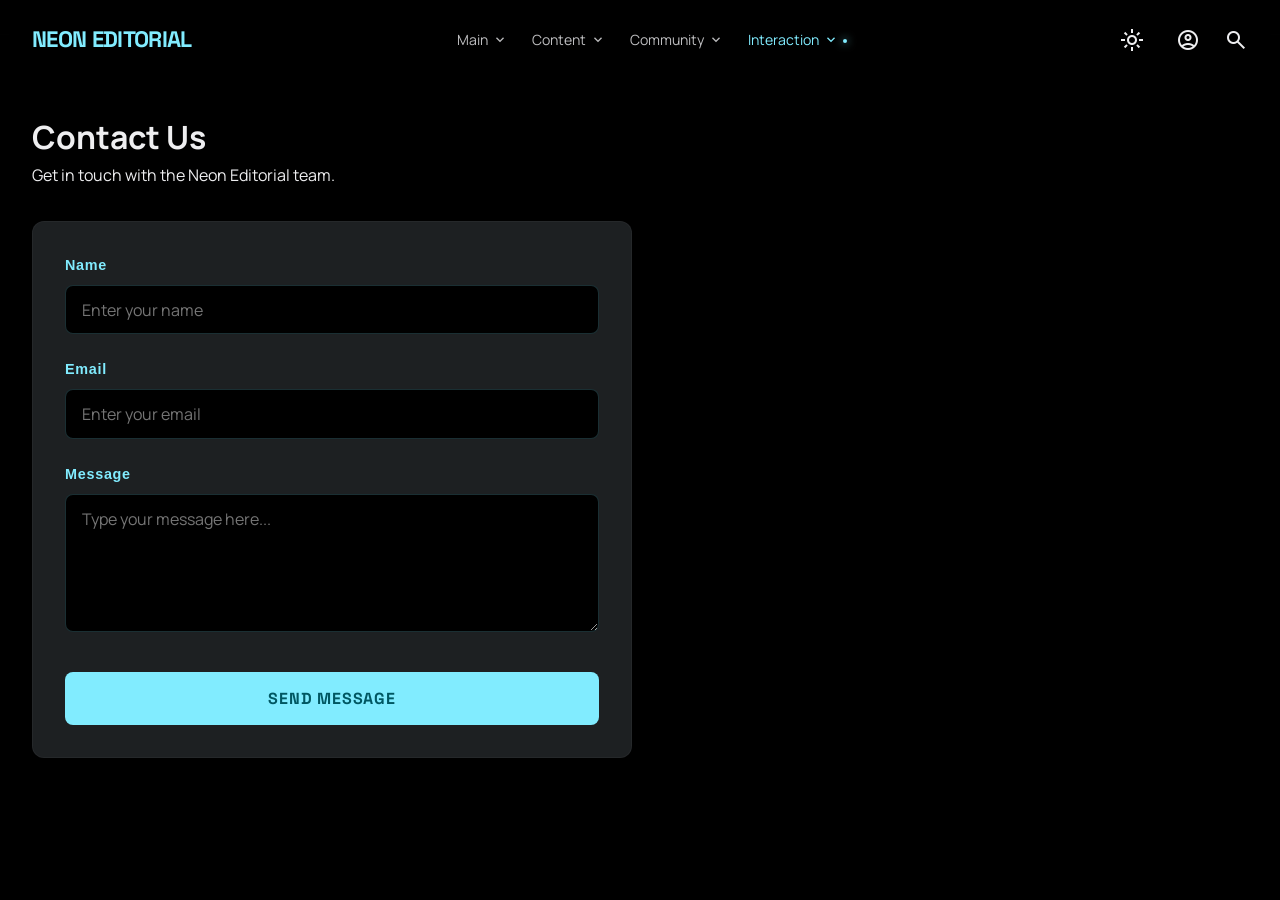
<file: contact.html>
<!DOCTYPE html>
<html lang="en">
<head>
  <meta charset="UTF-8">
  <meta name="viewport" content="width=device-width, initial-scale=1.0">
  <title>Contact | Neon Editorial</title>
  
  <link href="https://fonts.googleapis.com/css2?family=Space+Grotesk:wght@300;400;500;600;700&family=Manrope:wght@300;400;500;600;700;800&display=swap" rel="stylesheet" />
  <link href="https://fonts.googleapis.com/css2?family=Material+Symbols+Outlined:opsz,wght,FILL,GRAD@24,400,0,0" rel="stylesheet" />

  <style>
    /* =============================================
       UNIVERSAL RESET & SIZING
    ============================================= */
    *, *::before, *::after {
      box-sizing: border-box;
      margin: 0; 
      padding: 0;
    }
    
    html {
      font-size: 16px; 
      scroll-behavior: smooth;
    }

    /* =============================================
       DESIGN TOKENS
    ============================================= */
    :root {
      --primary:              #81ecff;
      --primary-dim:          #00d4ec;
      --primary-container:    #00e3fd;
      --on-primary:           #005762;

      --secondary:            #ff51fa;
      --secondary-dim:        #ff51fa;
      --secondary-container:  #a900a9;
      --on-secondary:         #400040;
      --on-secondary-container: #fff5f9;

      --tertiary:             #ff833f;
      --tertiary-dim:         #ff7520;
      --tertiary-fixed:       #ff955e;
      --on-tertiary:          #481900;

      /* FORCED PURE BLACK */
      --surface:                   #000000; 
      --surface-bright:            #292c2f;
      --surface-container-low:     #111416;
      --surface-container:         #171a1c;
      --surface-container-high:    #1d2022;
      --surface-container-highest: #232629;

      --on-surface:       #eeeef0;
      --on-surface-variant: #aaabad;
      --on-background:    #eeeef0;
      --outline-variant:  #46484a;

      --font-headline: 'Space Grotesk', sans-serif;
      --font-body:     'Manrope', sans-serif;
      --font-label:    'Plus Jakarta Sans', sans-serif;

      --nav-h: 80px;
    }

    /* Light Mode Overrides */
    :root.light-mode {
      --primary:           #00606f; 
      --primary-dim:       #004e5b;
      --primary-container: #81ecff;
      --on-primary:        #ffffff;

      --secondary:         #c218bb; 
      --secondary-container: #ffdfef;
      --on-secondary:      #ffffff;

      --surface:                   #f8fafc;
      --surface-bright:            #ffffff;
      --surface-container-low:     #f1f5f9;
      --surface-container:         #e2e8f0;
      --surface-container-high:    #d1d5db;
      --surface-container-highest: #94a3b8;

      --on-surface:       #0f172a;
      --on-surface-variant: #475569;
      --on-background:    #0f172a;
      --outline-variant:  #cbd5e1;
    }

    /* =============================================
       BASE STYLES & NUKE THE GLOW
    ============================================= */
    body {
      font-family: var(--font-body);
      background-color: #000000 !important; /* Forced Black */
      background-image: none !important; /* Kill body glows */
      color: var(--on-surface);
      overflow-x: hidden;
      line-height: 1.6;
      transition: background-color 0.35s ease, color 0.35s ease;
    }
    
    img   { display: block; max-width: 100%; }
    a     { text-decoration: none; color: inherit; }
    button{ cursor: pointer; border: none; background: none; font-family: inherit; }

    .material-symbols-outlined {
      font-variation-settings: 'FILL' 0, 'wght' 400, 'GRAD' 0, 'opsz' 24;
      vertical-align: middle;
      line-height: 1;
    }

    /* =============================================
       LAYOUT
    ============================================= */
    .container {
      max-width: 1400px;
      margin-inline: auto;
      padding-inline: 2rem;
    }
    
    /* FIX: Added proper spacing for the main content so it sits under the nav */
    .content-wrapper {
      max-width: 1400px;
      margin-inline: auto;
      padding-inline: 2rem;
      padding-top: calc(var(--nav-h) + 2rem); 
      padding-bottom: 4rem;
    }

    @media (max-width: 480px) { 
      .container, .content-wrapper { padding-inline: 1.25rem; } 
    }

    /* =============================================
       NAVIGATION
    ============================================= */
    .nav {
      position: fixed;
      top: 0; left: 0; right: 0;
      height: var(--nav-h);
      z-index: 1000;
      background: rgba(0, 0, 0, 0.85) !important; /* Pure black glass */
      backdrop-filter: blur(20px);
      -webkit-backdrop-filter: blur(20px);
      border-bottom: 1px solid transparent;
      transition: background 0.3s, border-color 0.3s;
    }
    
    .nav.scrolled {
      background: rgba(0, 0, 0, 0.97) !important; /* Pure black scrolled */
      border-color: rgba(70,72,74,0.3);
    }
    
    .nav__inner {
      display: flex;
      align-items: center;
      justify-content: space-between;
      height: 100%;
      max-width: 1400px;
      margin-inline: auto;
      padding-inline: 2rem;
      background: transparent !important;
      box-shadow: none !important;
    }
    
    /* Kill all pseudo-element container glows */
    .nav::before, .nav::after, .nav__inner::before, .nav__inner::after {
      display: none !important;
      background: transparent !important;
      box-shadow: none !important;
    }

    .nav__logo {
      font-family: var(--font-headline);
      font-size: 1.4rem;
      font-weight: 700;
      letter-spacing: -0.03em;
      color: var(--primary);
      
      /* Nuke specific logo glows */
      background: transparent !important; 
      box-shadow: none !important;
      text-shadow: none !important;
    }
    
    .nav__logo::before, .nav__logo::after {
      display: none !important;
      content: none !important;
    }

    /* Desktop nav groups */
    .nav__groups {
      display: flex;
      align-items: center;
      gap: 1.5rem;
      list-style: none;
    }
    .nav__group { position: relative; }
    .nav__group-btn {
      display: flex;
      align-items: center;
      gap: 4px;
      font-family: var(--font-body);
      font-size: 0.88rem;
      color: rgba(238,238,240,0.8);
      padding: 1rem 0;
      transition: color 0.25s;
    }
    .nav__group-btn:hover,
    .nav__group-btn.active { color: var(--primary); }
    .nav__group-btn.active-dot::after {
      content: '';
      display: block;
      width: 4px; height: 4px;
      border-radius: 50%;
      background: var(--primary);
      box-shadow: 0 0 8px var(--primary);
      margin: 3px auto 0;
    }

    /* Dropdown */
    .nav__dropdown {
      position: absolute;
      top: 100%; left: 0;
      min-width: 180px;
      background: var(--surface-container-high);
      border: 1px solid rgba(70,72,74,0.2);
      border-radius: 0.75rem;
      padding: 0.5rem 0;
      box-shadow: 0 20px 40px rgba(0,0,0,0.4);
      backdrop-filter: blur(16px);
      opacity: 0;
      transform: translateY(8px);
      pointer-events: none;
      transition: opacity 0.25s, transform 0.25s;
    }
    .nav__group:hover .nav__dropdown,
    .nav__group:focus-within .nav__dropdown {
      opacity: 1;
      transform: translateY(0);
      pointer-events: auto;
    }
    .nav__dropdown a {
      display: block;
      padding: 0.75rem 1.5rem;
      font-size: 0.85rem;
      color: rgba(238,238,240,0.8);
      transition: color 0.2s, background 0.2s;
    }
    .nav__dropdown a:hover     { color: var(--primary); background: rgba(129,236,255,0.06); }
    .nav__dropdown a.dd-active { color: var(--primary); background: rgba(129,236,255,0.05); font-weight: 700; }

    .nav__search {
      color: var(--on-surface);
      display: flex;
      align-items: center;
      transition: transform 0.2s;
    }
    .nav__search:hover  { transform: scale(1.1); }
    .nav__search:active { transform: scale(0.92); }

    .nav__actions {
      display: flex;
      align-items: center;
      gap: 1rem;
    }

    .nav__btn {
      color: var(--on-surface);
      display: flex;
      align-items: center;
      padding: 0.5rem;
      border-radius: 50%;
      transition: background 0.2s, transform 0.2s;
    }
    .nav__btn:hover { background: rgba(129,236,255,0.1); transform: scale(1.1); }
    .nav__btn:active { transform: scale(0.95); }

    /* Welcome Banner */
    #welcome-banner {
      display: none;
      font-family: var(--font-label);
      font-size: 0.75rem;
      font-weight: 700;
      letter-spacing: 0.1em;
      text-transform: uppercase;
      color: var(--primary);
      margin-right: 1rem;
    }

    /* Settings Panel */
    .settings-panel {
      position: fixed;
      top: calc(var(--nav-h) + 12px);
      right: 2rem;
      width: 280px;
      background: var(--surface-container-high);
      border: 1px solid var(--outline-variant);
      border-radius: 1rem;
      padding: 1.5rem;
      box-shadow: 0 20px 40px rgba(0,0,0,0.5);
      z-index: 1100;
      opacity: 0;
      transform: translateY(-20px) scale(0.95);
      pointer-events: none;
      transition: all 0.3s cubic-bezier(0.16, 1, 0.3, 1);
      backdrop-filter: blur(20px);
    }
    .settings-panel.open {
      opacity: 1;
      transform: translateY(0) scale(1);
      pointer-events: auto;
    }
    .settings-panel h3 {
      font-family: var(--font-headline);
      font-size: 1.1rem;
      margin-bottom: 1rem;
      color: var(--primary);
    }
    .settings-input {
      width: 100%;
      background: var(--surface-container-low);
      border: 1px solid var(--outline-variant);
      border-radius: 0.5rem;
      padding: 0.75rem;
      color: var(--on-surface);
      font-family: var(--font-body);
      margin-bottom: 1.25rem;
    }
    .settings-save {
      width: 100%;
      background: var(--primary);
      color: var(--on-primary);
      padding: 0.75rem;
      border-radius: 999px;
      font-weight: 700;
      font-size: 0.7rem;
      text-transform: uppercase;
      letter-spacing: 0.1em;
    }

    /* Hamburger */
    .nav__hamburger {
      display: none;
      flex-direction: column;
      gap: 5px;
      width: 28px;
      cursor: pointer;
      padding: 4px;
    }
    .nav__hamburger span {
      display: block; height: 2px;
      background: var(--on-surface);
      border-radius: 2px;
      transition: transform 0.35s, opacity 0.25s, width 0.25s;
    }
    .nav__hamburger.open span:nth-child(1) { transform: translateY(7px) rotate(45deg); }
    .nav__hamburger.open span:nth-child(2) { opacity: 0; width: 0; }
    .nav__hamburger.open span:nth-child(3) { transform: translateY(-7px) rotate(-45deg); }

    /* Mobile drawer */
    .nav__drawer {
      position: fixed;
      top: var(--nav-h); left: 0; right: 0;
      background: rgba(0,0,0,0.97) !important; /* Forced Black */
      backdrop-filter: blur(24px);
      border-bottom: 1px solid rgba(70,72,74,0.3);
      padding: 1.5rem 2rem 2rem;
      display: flex;
      flex-direction: column;
      gap: 0.25rem;
      transform: translateY(-110%);
      transition: transform 0.4s cubic-bezier(0.16,1,0.3,1);
      z-index: 999;
    }
    .nav__drawer.open { transform: translateY(0); }
    .nav__drawer a {
      font-family: var(--font-label);
      font-size: 0.95rem;
      font-weight: 600;
      letter-spacing: 0.05em;
      text-transform: uppercase;
      color: rgba(238,238,240,0.75);
      padding: 0.65rem 0;
      border-bottom: 1px solid rgba(70,72,74,0.2);
      transition: color 0.2s;
    }
    .nav__drawer a:last-child { border-bottom: none; }
    .nav__drawer a:hover { color: var(--primary); }

    @media (max-width: 768px) {
      .nav__groups    { display: none; }
      .nav__hamburger { display: flex; }
    }
    
    /* =============================================
       CONTACT FORM STYLES
    ============================================= */
    .contact-form {
      display: flex;
      flex-direction: column;
      gap: 1.5rem;
      max-width: 600px;
      margin-top: 2rem;
      background: var(--surface-container-high);
      padding: 2rem;
      border: 1px solid rgba(70,72,74,0.2);
      border-radius: 12px;
    }
    
    .form-group {
      display: flex;
      flex-direction: column;
      gap: 0.5rem;
    }
    
    .form-group label {
      font-family: var(--font-label);
      font-size: 0.9rem;
      color: var(--primary);
      font-weight: 600;
      letter-spacing: 0.05em;
    }
    
    .form-group input, 
    .form-group select, 
    .form-group textarea {
      background: var(--surface);
      border: 1px solid rgba(129,236,255,0.2);
      color: var(--on-surface);
      padding: 0.8rem 1rem;
      border-radius: 8px;
      font-family: var(--font-body);
      font-size: 1rem;
      outline: none;
      transition: border-color 0.3s, box-shadow 0.3s;
    }
    
    .form-group input:focus, 
    .form-group select:focus, 
    .form-group textarea:focus {
      border-color: var(--primary);
      box-shadow: 0 0 10px rgba(129,236,255,0.2);
    }
    
    .submit-btn {
      background: var(--primary);
      color: var(--on-primary);
      font-family: var(--font-headline);
      font-weight: 700;
      font-size: 1rem;
      padding: 1rem;
      border-radius: 8px;
      text-transform: uppercase;
      letter-spacing: 0.05em;
      transition: background 0.3s, transform 0.2s;
      margin-top: 1rem;
    }
    
    .submit-btn:hover {
      background: var(--primary-container);
      transform: translateY(-3px);
    }

    
  </style>
</head>
<body>

  <nav class="nav" id="main-nav">
    <div class="nav__inner">
      <a href="index.html" class="nav__logo">NEON EDITORIAL</a>

      <ul class="nav__groups" role="list">
        <li class="nav__group">
          <button class="nav__group-btn">
            Main <span class="material-symbols-outlined" style="font-size:1rem">expand_more</span>
          </button>
          <div class="nav__dropdown">
            <a href="index.html">Home</a>
            <a href="about.html">About</a>
          </div>
        </li>
        <li class="nav__group">
          <button class="nav__group-btn">
            Content <span class="material-symbols-outlined" style="font-size:1rem">expand_more</span>
          </button>
          <div class="nav__dropdown">
            <a href="news.html">News</a>
            <a href="events.html">Events</a>
          </div>
        </li>
        <li class="nav__group">
          <button class="nav__group-btn">
            Community <span class="material-symbols-outlined" style="font-size:1rem">expand_more</span>
          </button>
          <div class="nav__dropdown" style="min-width:210px">
            <a href="gallery.html">Cosplay Gallery</a>
            <a href="spotlight.html">Spotlight</a>
          </div>
        </li>
        <li class="nav__group">
          <button class="nav__group-btn active-dot" style="color:var(--primary)">
            Interaction <span class="material-symbols-outlined" style="font-size:1rem">expand_more</span>
          </button>
          <div class="nav__dropdown">
            <a href="reviews.html">Reviews</a>
            <a href="contact.html" class="dd-active">Contact</a>
          </div>
        </li>
      </ul>

      <div class="nav__actions">
        <span id="welcome-banner">Welcome, Guest</span>
        <button id="theme-toggle" class="nav__btn" aria-label="Toggle theme">
          <span class="material-symbols-outlined" id="theme-icon">light_mode</span>
        </button>
        <button id="user-toggle" class="nav__btn" aria-label="User settings">
          <span class="material-symbols-outlined">account_circle</span>
        </button>
        <button class="nav__search" aria-label="Search">
          <span class="material-symbols-outlined">search</span>
        </button>
      </div>

      <button class="nav__hamburger" id="hamburger" aria-label="Toggle menu" aria-expanded="false">
        <span></span><span></span><span></span>
      </button>
    </div>
  </nav>

  <div class="nav__drawer" id="mobile-menu">
    <a href="index.html">Home</a>
    <a href="about.html">About</a>
    <a href="news.html">News</a>
    <a href="events.html">Events</a>
    <a href="gallery.html">Cosplay Gallery</a>
    <a href="spotlight.html">Spotlight</a>
    <a href="reviews.html">Reviews</a>
    <a href="contact.html" style="color: var(--primary);">Contact</a>
  </div>

  <div class="settings-panel" id="settings-panel">
    <h3>Account Settings</h3>
    <input type="text" class="settings-input" placeholder="Display Name">
    <button class="settings-save">Save Changes</button>
  </div>

  <div class="content-wrapper">
    <h1>Contact Us</h1>
    <p>Get in touch with the Neon Editorial team.</p>
    
    <form class="contact-form" action="#" method="POST">
      <div class="form-group">
        <label for="name">Name</label>
        <input type="text" id="name" name="name" placeholder="Enter your name" required>
      </div>

      <div class="form-group">
        <label for="email">Email</label>
        <input type="email" id="email" name="email" placeholder="Enter your email" required>
      </div>

      <div class="form-group">
        <label for="message">Message</label>
        <textarea id="message" name="message" rows="5" placeholder="Type your message here..." required></textarea>
      </div>

      <button type="submit" class="submit-btn">Send Message</button>
    </form>
  </div>

  <script>
    // --- THEME TOGGLE LOGIC ---
  const themeToggle = document.getElementById('theme-toggle');
  const themeIcon = document.getElementById('theme-icon');
  
  const toggleTheme = () => {
    const isLight = document.documentElement.classList.toggle('light-mode');
    themeIcon.textContent = isLight ? 'dark_mode' : 'light_mode';
    localStorage.setItem('user_theme', isLight ? 'light' : 'dark');
  };

  if (localStorage.getItem('user_theme') === 'light') {
    document.documentElement.classList.add('light-mode');
    themeIcon.textContent = 'dark_mode';
  }
  themeToggle.addEventListener('click', toggleTheme);


  // --- USER SETTINGS LOGIC ---
  const userToggle = document.getElementById('user-toggle');
  const settingsPanel = document.getElementById('settings-panel');
  const welcomeBanner = document.getElementById('welcome-banner');
  const settingsInput = document.querySelector('.settings-input');
  const settingsSave = document.querySelector('.settings-save');

  // Load existing name from localStorage
  const savedName = localStorage.getItem('display_name');
  if (savedName) {
    welcomeBanner.textContent = `Welcome, ${savedName}`;
    welcomeBanner.style.display = 'block';
    settingsInput.value = savedName;
  }

  userToggle.addEventListener('click', () => settingsPanel.classList.toggle('open'));

  settingsSave.addEventListener('click', () => {
    const name = settingsInput.value.trim();
    if (name) {
      localStorage.setItem('display_name', name);
      welcomeBanner.textContent = `Welcome, ${name}`;
      welcomeBanner.style.display = 'block';
      settingsPanel.classList.remove('open');
      alert("Profile updated!");
    }
  });


  // --- CONTACT FORM LOCAL STORAGE (Chapter 4) ---
  const contactForm = document.querySelector('.contact-form');

  contactForm.addEventListener('submit', (e) => {
    e.preventDefault(); // Stop page from refreshing

    // 1. Create an object with the form data
    const newInquiry = {
      name: document.getElementById('name').value,
      email: document.getElementById('email').value,
      message: document.getElementById('message').value,
      date: new Date().toLocaleString()
    };

    // 2. Get existing messages from localStorage, or an empty array if none exist
    // Chapter 4: Use getItem and JSON.parse to turn string back into object
    const existingInquiries = JSON.parse(localStorage.getItem('all_inquiries')) || [];

    // 3. Add the new message to the list
    existingInquiries.push(newInquiry);

    // 4. Save the updated list back to localStorage
    // Chapter 4: Use setItem and JSON.stringify to turn object into string
    localStorage.setItem('all_inquiries', JSON.stringify(existingInquiries));

    // 5. Success feedback
    alert("Saved to Local Storage!");
    contactForm.reset();
  });


  // --- MOBILE MENU LOGIC ---
  const hamburger = document.getElementById('hamburger');
  const mobileMenu = document.getElementById('mobile-menu');
  hamburger.addEventListener('click', () => {
    hamburger.classList.toggle('open');
    mobileMenu.classList.toggle('open');
  });
  </script>
</body>
</html>
</file>
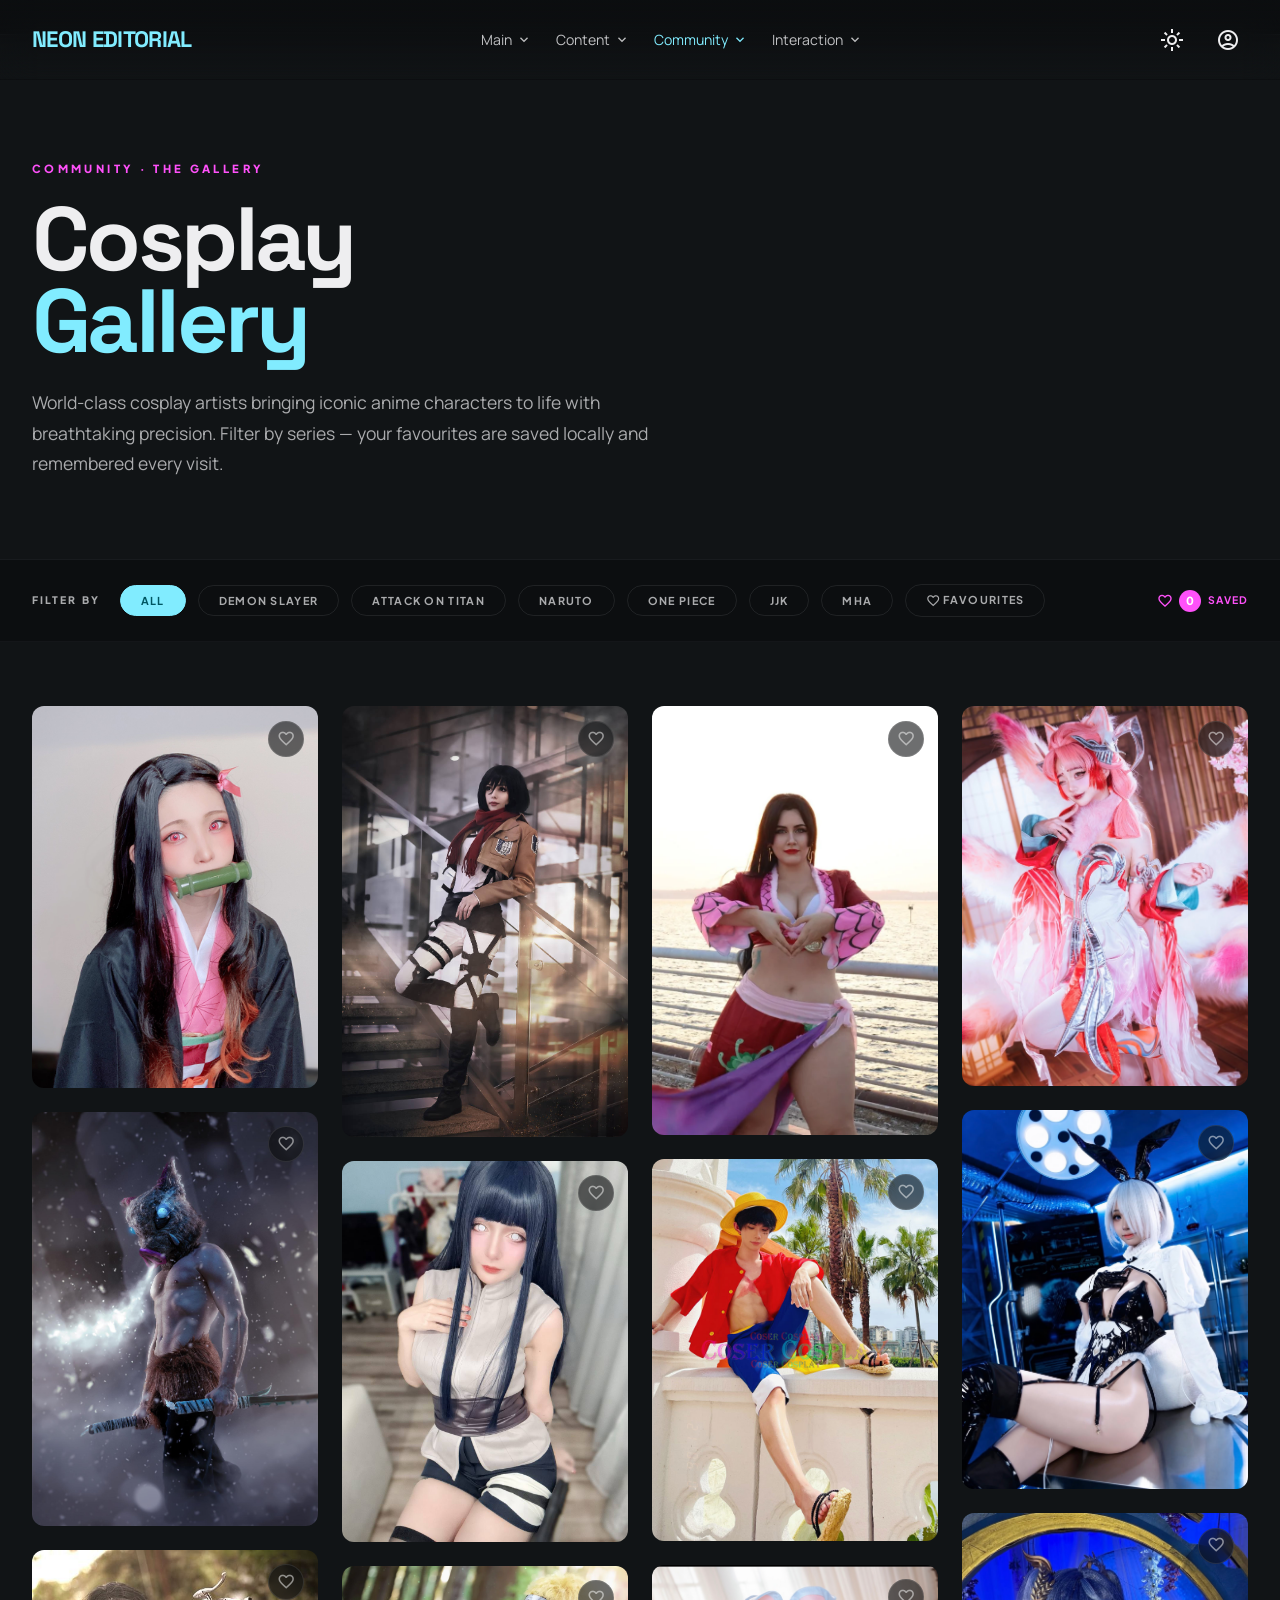
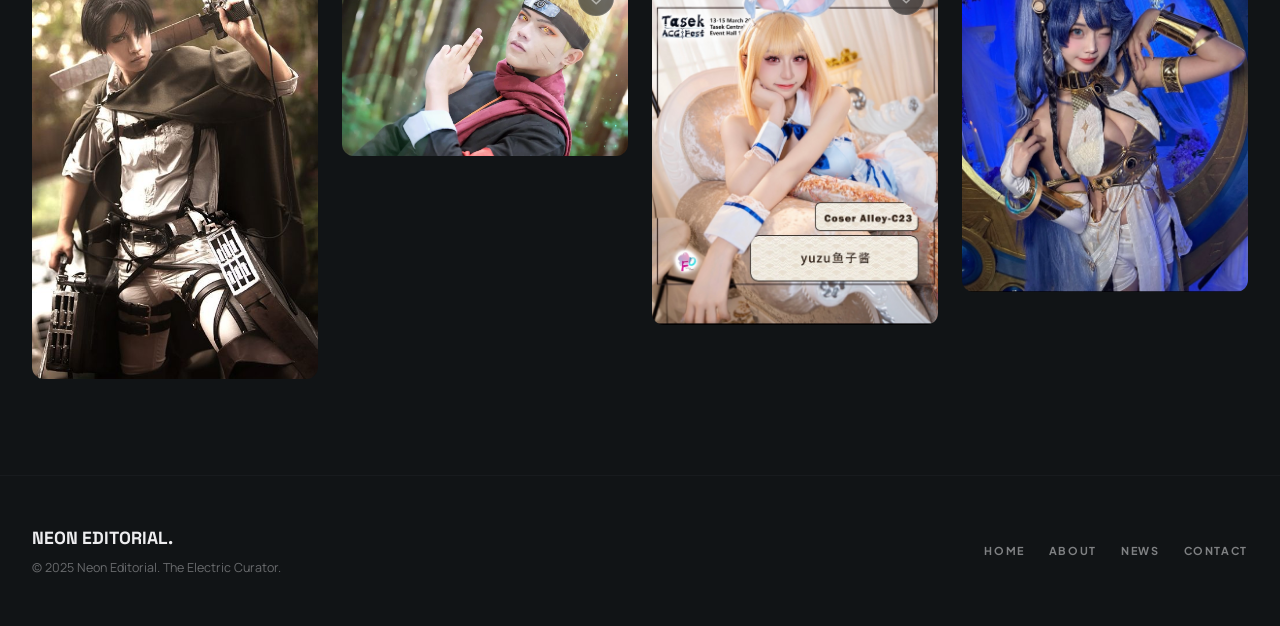
<file: gallery.html>
<!DOCTYPE html>
<html lang="en">
<head>
  <meta charset="UTF-8" />
  <meta name="viewport" content="width=device-width, initial-scale=1.0" />
  <title>Cosplay Gallery | Neon Editorial</title>
  <link rel="preconnect" href="https://fonts.googleapis.com" />
  <link rel="preconnect" href="https://fonts.gstatic.com" crossorigin />
  <link href="https://fonts.googleapis.com/css2?family=Space+Grotesk:wght@300;400;500;600;700&family=Manrope:wght@300;400;500;600;700;800&family=Plus+Jakarta+Sans:wght@400;500;600;700&display=swap" rel="stylesheet" />
  <link href="https://fonts.googleapis.com/css2?family=Material+Symbols+Outlined:opsz,wght,FILL,GRAD@24,400,0,0" rel="stylesheet" />
  <style>
    :root {
      --primary:#81ecff;--primary-dim:#00d4ec;--primary-container:#00e3fd;--on-primary:#005762;
      --secondary:#ff51fa;--secondary-dim:#ff51fa;--secondary-container:#a900a9;--on-secondary:#400040;--on-secondary-container:#fff5f9;
      --tertiary:#ff833f;--tertiary-dim:#ff7520;--tertiary-fixed:#ff955e;--on-tertiary:#481900;
      --surface:#0c0e10;--surface-bright:#292c2f;--surface-container-low:#111416;--surface-container:#171a1c;
      --surface-container-high:#1d2022;--surface-container-highest:#232629;
      --on-surface:#eeeef0;--on-surface-variant:#aaabad;--on-background:#eeeef0;--outline-variant:#46484a;
      --font-headline:'Space Grotesk',sans-serif;--font-body:'Manrope',sans-serif;--font-label:'Plus Jakarta Sans',sans-serif;
      --nav-h:80px;
    }
    :root.light-mode {
      --primary:#00606f;--primary-dim:#004e5b;--primary-container:#81ecff;--on-primary:#ffffff;
      --secondary:#c218bb;--secondary-container:#ffdfef;--on-secondary:#ffffff;
      --surface:#f8fafc;--surface-bright:#ffffff;--surface-container-low:#f1f5f9;--surface-container:#e2e8f0;
      --surface-container-high:#d1d5db;--surface-container-highest:#94a3b8;
      --on-surface:#0f172a;--on-surface-variant:#475569;--on-background:#0f172a;--outline-variant:#cbd5e1;
    }
    body{transition:background-color .35s ease,color .35s ease;}
    *,*::before,*::after{box-sizing:border-box;margin:0;padding:0;}
    html{scroll-behavior:smooth;}
    body{font-family:var(--font-body);background:var(--surface);color:var(--on-surface);overflow-x:hidden;line-height:1.6;}
    img{display:block;max-width:100%;}
    a{text-decoration:none;color:inherit;}
    button{cursor:pointer;border:none;background:none;font-family:inherit;}
    .material-symbols-outlined{font-variation-settings:'FILL' 0,'wght' 400,'GRAD' 0,'opsz' 24;vertical-align:middle;line-height:1;}
    .container{max-width:1400px;margin-inline:auto;padding-inline:2rem;}
    @media(max-width:480px){.container{padding-inline:1.25rem;}}

    /* NAV */
    .nav{position:fixed;top:0;left:0;right:0;height:var(--nav-h);z-index:1000;background:linear-gradient(to bottom,rgba(12,14,16,.85),rgba(12,14,16,0));backdrop-filter:blur(20px);-webkit-backdrop-filter:blur(20px);border-bottom:1px solid transparent;transition:background .3s,border-color .3s;}
    .nav.scrolled{background:rgba(12,14,16,.97);border-color:rgba(70,72,74,.3);}
    .nav__inner{display:flex;align-items:center;justify-content:space-between;height:100%;max-width:1400px;margin-inline:auto;padding-inline:2rem;}
    .nav__logo{font-family:var(--font-headline);font-size:1.4rem;font-weight:700;letter-spacing:-.03em;color:var(--primary);}
    .nav__groups{display:flex;align-items:center;gap:1.5rem;list-style:none;}
    .nav__group{position:relative;}
    .nav__group-btn{display:flex;align-items:center;gap:4px;font-family:var(--font-body);font-size:.88rem;color:rgba(238,238,240,.8);padding:1rem 0;transition:color .25s;}
    .nav__group-btn:hover,.nav__group-btn.active{color:var(--primary);}
    .nav__dropdown{position:absolute;top:100%;left:0;min-width:180px;background:var(--surface-container-high);border:1px solid rgba(70,72,74,.2);border-radius:.75rem;padding:.5rem 0;box-shadow:0 20px 40px rgba(0,0,0,.4);backdrop-filter:blur(16px);opacity:0;transform:translateY(8px);pointer-events:none;transition:opacity .25s,transform .25s;}
    .nav__group:hover .nav__dropdown,.nav__group:focus-within .nav__dropdown{opacity:1;transform:translateY(0);pointer-events:auto;}
    .nav__dropdown a{display:block;padding:.75rem 1.5rem;font-size:.85rem;color:rgba(238,238,240,.8);transition:color .2s,background .2s;}
    .nav__dropdown a:hover{color:var(--primary);background:rgba(129,236,255,.06);}
    .nav__dropdown a.dd-active{color:var(--primary);background:rgba(129,236,255,.05);font-weight:700;}
    .nav__actions{display:flex;align-items:center;gap:1rem;}
    .nav__btn{color:var(--on-surface);display:flex;align-items:center;padding:.5rem;border-radius:50%;transition:background .2s,transform .2s;}
    .nav__btn:hover{background:rgba(129,236,255,.1);transform:scale(1.1);}
    #welcome-banner{display:none;font-family:var(--font-label);font-size:.75rem;font-weight:700;letter-spacing:.1em;text-transform:uppercase;color:var(--primary);margin-right:1rem;}
    .settings-panel{position:fixed;top:calc(var(--nav-h) + 12px);right:2rem;width:280px;background:var(--surface-container-high);border:1px solid var(--outline-variant);border-radius:1rem;padding:1.5rem;box-shadow:0 20px 40px rgba(0,0,0,.5);z-index:1100;opacity:0;transform:translateY(-20px) scale(.95);pointer-events:none;transition:all .3s cubic-bezier(.16,1,.3,1);backdrop-filter:blur(20px);}
    .settings-panel.open{opacity:1;transform:translateY(0) scale(1);pointer-events:auto;}
    .settings-panel h3{font-family:var(--font-headline);font-size:1.1rem;margin-bottom:1rem;color:var(--primary);}
    .settings-input{width:100%;background:var(--surface-container-low);border:1px solid var(--outline-variant);border-radius:.5rem;padding:.75rem;color:var(--on-surface);font-family:var(--font-body);margin-bottom:1.25rem;}
    .settings-save{width:100%;background:var(--primary);color:var(--on-primary);padding:.75rem;border-radius:999px;font-weight:700;font-size:.7rem;text-transform:uppercase;letter-spacing:.1em;}
    .nav__hamburger{display:none;flex-direction:column;gap:5px;width:28px;cursor:pointer;padding:4px;}
    .nav__hamburger span{display:block;height:2px;background:var(--on-surface);border-radius:2px;transition:transform .35s,opacity .25s,width .25s;}
    .nav__hamburger.open span:nth-child(1){transform:translateY(7px) rotate(45deg);}
    .nav__hamburger.open span:nth-child(2){opacity:0;width:0;}
    .nav__hamburger.open span:nth-child(3){transform:translateY(-7px) rotate(-45deg);}
    .nav__drawer{position:fixed;top:var(--nav-h);left:0;right:0;background:rgba(12,14,16,.97);backdrop-filter:blur(24px);border-bottom:1px solid rgba(70,72,74,.3);padding:1.5rem 2rem 2rem;display:flex;flex-direction:column;gap:.25rem;transform:translateY(-110%);transition:transform .4s cubic-bezier(.16,1,.3,1);z-index:999;}
    .nav__drawer.open{transform:translateY(0);}
    .nav__drawer a{font-family:var(--font-label);font-size:.95rem;font-weight:600;letter-spacing:.05em;text-transform:uppercase;color:rgba(238,238,240,.75);padding:.65rem 0;border-bottom:1px solid rgba(70,72,74,.2);transition:color .2s;}
    .nav__drawer a:last-child{border-bottom:none;}
    .nav__drawer a:hover{color:var(--primary);}
    @media(max-width:768px){.nav__groups{display:none;}.nav__hamburger{display:flex;}}

    /* PAGE HERO */
    .page-hero{padding:calc(var(--nav-h) + 5rem) 0 5rem;background:var(--surface-container-low);border-bottom:1px solid rgba(70,72,74,.15);}
    .eyebrow{font-family:var(--font-label);font-size:.7rem;font-weight:900;letter-spacing:.3em;text-transform:uppercase;color:var(--secondary);display:block;margin-bottom:1.25rem;}
    .page-hero__title{font-family:var(--font-headline);font-size:clamp(3rem,7vw,6rem);font-weight:700;letter-spacing:-.04em;line-height:.92;color:var(--on-background);margin-bottom:1.5rem;}
    .page-hero__title span{color:var(--primary);}
    .page-hero__desc{font-size:1.1rem;color:var(--on-surface-variant);max-width:42rem;line-height:1.75;}

    /* FILTER BAR */
    .filter-bar{background:var(--surface);padding:1.5rem 0;border-bottom:1px solid rgba(70,72,74,.15);position:sticky;top:var(--nav-h);z-index:100;}
    .filter-bar__inner{display:flex;align-items:center;gap:.75rem;flex-wrap:wrap;}
    .filter-label{font-family:var(--font-label);font-size:.65rem;font-weight:900;letter-spacing:.2em;text-transform:uppercase;color:var(--on-surface-variant);margin-right:.5rem;}
    .chip{font-family:var(--font-label);font-size:.68rem;font-weight:700;letter-spacing:.12em;text-transform:uppercase;padding:.5rem 1.25rem;border-radius:999px;border:1px solid rgba(70,72,74,.35);color:var(--on-surface-variant);background:transparent;transition:all .2s;}
    .chip:hover{border-color:var(--primary);color:var(--primary);background:rgba(129,236,255,.05);}
    .chip.active{background:var(--primary);color:var(--on-primary);border-color:var(--primary);}
    .chip--fav.active{background:var(--secondary);color:#fff;border-color:var(--secondary);}
    .fav-tally{margin-left:auto;font-family:var(--font-label);font-size:.65rem;font-weight:700;letter-spacing:.1em;text-transform:uppercase;color:var(--secondary);display:flex;align-items:center;gap:.4rem;}
    .fav-tally__num{background:var(--secondary);color:#fff;width:22px;height:22px;border-radius:50%;display:flex;align-items:center;justify-content:center;font-size:.7rem;font-weight:900;}

    /* MASONRY GRID */
    .gallery-section{padding:4rem 0 6rem;background:var(--surface-container-low);}
    .masonry{columns:4;column-gap:1.5rem;}
    @media(max-width:1100px){.masonry{columns:3;}}
    @media(max-width:720px){.masonry{columns:2;}}
    @media(max-width:420px){.masonry{columns:1;}}

    .g-card{break-inside:avoid;margin-bottom:1.5rem;border-radius:.75rem;overflow:hidden;position:relative;background:var(--surface-container-high);cursor:pointer;transition:transform .3s cubic-bezier(.16,1,.3,1),box-shadow .3s;}
    .g-card:hover{transform:translateY(-6px);box-shadow:0 24px 48px rgba(0,0,0,.5);}
    .g-card img{width:100%;display:block;object-fit:cover;transition:transform .7s cubic-bezier(.16,1,.3,1);}
    .g-card:hover img{transform:scale(1.06);}
    .g-card__overlay{position:absolute;inset:0;background:linear-gradient(to top,rgba(0,0,0,.88) 0%,transparent 55%);display:flex;flex-direction:column;justify-content:flex-end;padding:1.25rem;opacity:0;transition:opacity .3s;}
    .g-card:hover .g-card__overlay{opacity:1;}
    .g-card__tag{font-family:var(--font-label);font-size:.6rem;font-weight:900;letter-spacing:.2em;text-transform:uppercase;margin-bottom:.4rem;}
    .g-card__name{font-family:var(--font-headline);font-size:1rem;font-weight:700;color:#fff;line-height:1.3;}
    .g-card__sub{font-size:.75rem;color:rgba(255,255,255,.65);margin-top:.25rem;}

    .heart-btn{position:absolute;top:.9rem;right:.9rem;width:36px;height:36px;border-radius:50%;background:rgba(12,14,16,.6);backdrop-filter:blur(8px);border:1px solid rgba(255,255,255,.1);display:flex;align-items:center;justify-content:center;color:rgba(255,255,255,.5);transition:all .25s;z-index:2;}
    .heart-btn:hover{background:rgba(255,81,250,.2);color:var(--secondary);transform:scale(1.15);}
    .heart-btn.active{background:var(--secondary);color:#fff;border-color:var(--secondary);}
    .heart-btn .material-symbols-outlined{font-size:1.15rem;}

    /* Empty state */
    .empty-state{text-align:center;padding:6rem 2rem;display:none;}
    .empty-state.show{display:block;}
    .empty-state p{color:var(--on-surface-variant);font-size:1rem;margin-top:1rem;}

    /* Toast */
    .ls-toast{position:fixed;bottom:2rem;left:50%;transform:translateX(-50%) translateY(20px);background:var(--surface-container-highest);border:1px solid rgba(70,72,74,.3);border-radius:999px;padding:.65rem 1.5rem;font-family:var(--font-label);font-size:.72rem;font-weight:700;letter-spacing:.1em;color:var(--on-surface);z-index:9999;opacity:0;transition:opacity .3s,transform .3s;pointer-events:none;white-space:nowrap;}
    .ls-toast.show{opacity:1;transform:translateX(-50%) translateY(0);}

    /* FOOTER */
    .footer{background:var(--surface-container-low);border-top:1px solid rgba(70,72,74,.15);padding:3rem 0;}
    .footer__inner{display:grid;grid-template-columns:1fr auto;align-items:center;gap:2rem;}
    @media(max-width:640px){.footer__inner{grid-template-columns:1fr;text-align:center;}.footer__links{justify-content:center;}}
    .footer__logo{font-family:var(--font-headline);font-size:1.1rem;font-weight:900;color:var(--on-surface);margin-bottom:.35rem;}
    .footer__copy{font-size:.78rem;color:rgba(238,238,240,.4);}
    .footer__links{display:flex;flex-wrap:wrap;gap:1.5rem;}
    .footer__links a{font-family:var(--font-label);font-size:.68rem;font-weight:700;letter-spacing:.15em;text-transform:uppercase;color:rgba(238,238,240,.5);transition:color .25s;}
    .footer__links a:hover{color:var(--secondary);}

    [data-reveal]{opacity:0;transform:translateY(24px);transition:opacity .65s cubic-bezier(.16,1,.3,1),transform .65s cubic-bezier(.16,1,.3,1);}
    [data-reveal].visible{opacity:1;transform:translateY(0);}
  </style>
</head>
<body>

<!-- NAV -->
<nav class="nav" id="main-nav">
  <div class="nav__inner">
    <a href="index.html" class="nav__logo">NEON EDITORIAL</a>
    <ul class="nav__groups" role="list">
      <li class="nav__group">
        <button class="nav__group-btn">Main <span class="material-symbols-outlined" style="font-size:1rem">expand_more</span></button>
        <div class="nav__dropdown"><a href="index.html">Home</a><a href="about.html">About</a></div>
      </li>
      <li class="nav__group">
        <button class="nav__group-btn">Content <span class="material-symbols-outlined" style="font-size:1rem">expand_more</span></button>
        <div class="nav__dropdown"><a href="news.html">News</a><a href="events.html">Events</a></div>
      </li>
      <li class="nav__group">
        <button class="nav__group-btn active" style="color:var(--primary)">Community <span class="material-symbols-outlined" style="font-size:1rem">expand_more</span></button>
        <div class="nav__dropdown" style="min-width:210px">
          <a href="gallery.html" class="dd-active">Cosplay Gallery</a>
          <a href="spotlight.html">Spotlight</a>
        </div>
      </li>
      <li class="nav__group">
        <button class="nav__group-btn">Interaction <span class="material-symbols-outlined" style="font-size:1rem">expand_more</span></button>
        <div class="nav__dropdown"><a href="reviews.html">Reviews</a><a href="contact.html">Contact</a></div>
      </li>
    </ul>
    <div class="nav__actions">
      <span id="welcome-banner"></span>
      <button id="theme-toggle" class="nav__btn" aria-label="Toggle theme">
        <span class="material-symbols-outlined" id="theme-icon">light_mode</span>
      </button>
      <button id="user-toggle" class="nav__btn" aria-label="User settings">
        <span class="material-symbols-outlined">account_circle</span>
      </button>
    </div>
    <button class="nav__hamburger" id="hamburger" aria-label="Toggle menu" aria-expanded="false">
      <span></span><span></span><span></span>
    </button>
  </div>
</nav>

<div class="settings-panel" id="settings-panel">
  <h3>User Identity</h3>
  <p style="font-size:.75rem;color:var(--on-surface-variant);margin-bottom:1rem;">Set your name for a personalised experience.</p>
  <input type="text" id="user-name-input" class="settings-input" placeholder="Your Name" maxlength="20">
  <button id="save-settings" class="settings-save">Save Identity</button>
</div>

<div class="nav__drawer" id="nav-drawer">
  <a href="index.html">Home</a><a href="about.html">About</a>
  <a href="news.html">News</a><a href="events.html">Events</a>
  <a href="gallery.html">Cosplay Gallery</a><a href="spotlight.html">Spotlight</a>
  <a href="reviews.html">Reviews</a><a href="contact.html">Contact</a>
</div>

<main>
  <!-- PAGE HERO -->
  <section class="page-hero">
    <div class="container" data-reveal>
      <span class="eyebrow">Community · The Gallery</span>
      <h1 class="page-hero__title">Cosplay<br/><span>Gallery</span></h1>
      <p class="page-hero__desc">
        World-class cosplay artists bringing iconic anime characters to life with
        breathtaking precision. Filter by series — your favourites are saved locally and
        remembered every visit.
      </p>
    </div>
  </section>

  <!-- FILTER BAR -->
  <div class="filter-bar">
    <div class="container">
      <div class="filter-bar__inner">
        <span class="filter-label">Filter by</span>
        <button class="chip active" data-filter="all">All</button>
        <button class="chip" data-filter="Demon Slayer">Demon Slayer</button>
        <button class="chip" data-filter="Attack on Titan">Attack on Titan</button>
        <button class="chip" data-filter="Naruto">Naruto</button>
        <button class="chip" data-filter="One Piece">One Piece</button>
        <button class="chip" data-filter="Jujutsu Kaisen">JJK</button>
        <button class="chip" data-filter="My Hero Academia">MHA</button>
        <button class="chip chip--fav" data-filter="favourites">
          <span class="material-symbols-outlined" style="font-size:.9rem;margin-right:3px">favorite</span>Favourites
        </button>
        <div class="fav-tally">
          <span class="material-symbols-outlined" style="font-size:1rem">favorite</span>
          <span class="fav-tally__num" id="fav-num">0</span> saved
        </div>
      </div>
    </div>
  </div>

  <!-- GALLERY -->
  <section class="gallery-section">
    <div class="container">
      <div class="masonry" id="gallery-grid"></div>
      <div class="empty-state" id="empty-state">
        <span class="material-symbols-outlined" style="font-size:3.5rem;opacity:.25">heart_broken</span>
        <p>No favourites yet — click ♡ on any photo to save it here.</p>
      </div>
    </div>
  </section>
</main>

<div class="ls-toast" id="ls-toast"></div>

<footer class="footer">
  <div class="container footer__inner">
    <div>
      <div class="footer__logo">NEON EDITORIAL.</div>
      <div class="footer__copy">© 2025 Neon Editorial. The Electric Curator.</div>
    </div>
    <nav class="footer__links">
      <a href="index.html">Home</a><a href="about.html">About</a>
      <a href="news.html">News</a><a href="contact.html">Contact</a>
    </nav>
  </div>
</footer>

<script>
/* ── COSPLAY DATA: real famous cosplayers ─────────────────── */
const DATA = [
  { id:'c01', series:'Demon Slayer',      character:'Nezuko Kamado',
    cosplayer:'Enako', country:'Japan 🇯🇵',
    img:'image3/nezuko.jpeg',
    tag:'WCS Champion', color:'var(--secondary)' },

  { id:'c02', series:'Demon Slayer',      character:'Inosuke Hashibira',
    cosplayer:'Yuriko Tiger', country:'Brazil 🇧🇷',
    img:'image3/Inosuke.jpg',
    tag:'SDCC Featured', color:'var(--tertiary-fixed)' },

  { id:'c03', series:'Attack on Titan',   character:'Levi Ackerman',
    cosplayer:'Leon Chiro', country:'Italy 🇮🇹',
    img:'image3/Levi.jpg',
    tag:'Lucca Comics Award', color:'var(--primary)' },

  { id:'c04', series:'Attack on Titan',   character:'Mikasa Ackerman',
    cosplayer:'Narga-Lifestream', country:'Russia 🇷🇺',
    img:'image3/Mikasa.jpg',
    tag:'Best Craftsmanship', color:'var(--secondary)' },

  { id:'c05', series:'Naruto',            character:'Hinata Hyuga',
    cosplayer:'Enako', country:'Japan 🇯🇵',
    img:'image3/Hinata.jpg',
    tag:'AnimeJapan 2022', color:'var(--secondary)' },

  { id:'c06', series:'Naruto',            character:'Naruto Uzumaki',
    cosplayer:'Kaname☆', country:'Japan 🇯🇵',
    img:'image3/Naruto.webp',
    tag:'AnimeJapan Feature', color:'var(--tertiary-fixed)' },

  { id:'c07', series:'One Piece',         character:'Boa Hancock',
    cosplayer:'Jessica Nigri', country:'USA 🇺🇸',
    img:'image3/hancock.webp',
    tag:'Anime Expo', color:'var(--secondary)' },

  { id:'c08', series:'One Piece',         character:'Monkey D. Luffy',
    cosplayer:'Asuna', country:'Japan 🇯🇵',
    img:'image3/Luffy.jpg',
    tag:'Masquerade Winner', color:'var(--tertiary-fixed)' },

  { id:'c09', series:'My Dress-Up Darling',    character:'Marin Kitagawa',
    cosplayer:'yuzujiangg', country:'Malaysia ',
    img:'image3/Alley.jpg',
    tag:'Anime Expo 2022', color:'var(--primary)' },

  { id:'c10', series:'Honor Of King',    character:'Da Ji',
    cosplayer:'Jia Jia', country:'Malaysia ',
    img:'image3/daji.jpg',
    tag:'Comiket Special', color:'var(--secondary)' },

  { id:'c11', series:' NieR:Automata',  character:'2B',
    cosplayer:'yuzujiangg', country:'Malaysia ',
    img:'image3/2bNier.jpg',
    tag:'WCS 2019 Finalist', color:'var(--tertiary-fixed)' },

  { id:'c12', series:'Wuthering Waves',  character:'Luno',
    cosplayer:'Jia Jia', country:'Malaysia ',
    img:'image3/luno.jpg',
    tag:'Lucca Comics 2023', color:'var(--primary)' },
];

/* ── LOCAL STORAGE: FAVOURITES ────────────────────────────── */
const LS_KEY = 'neonEditorial_galleryFavs';
const getFavs  = () => { try { return JSON.parse(localStorage.getItem(LS_KEY)) || []; } catch { return []; } };
const saveFavs = a  => localStorage.setItem(LS_KEY, JSON.stringify(a));

function toggleFav(id) {
  let favs = getFavs();
  const idx = favs.indexOf(id);
  const added = idx === -1;
  if (added) favs.push(id); else favs.splice(idx, 1);
  saveFavs(favs);
  updateFavUI();
  toast(added ? `💾 Saved to localStorage · ${id}` : `🗑️ Removed · ${id}`);

  // Update only this heart without full re-render (except on fav filter)
  const btn = document.querySelector(`[data-hid="${id}"]`);
  if (btn) {
    btn.classList.toggle('active', added);
    btn.querySelector('span').style.fontVariationSettings = added ? "'FILL' 1,'wght' 700,'GRAD' 0,'opsz' 24" : "'FILL' 0,'wght' 400,'GRAD' 0,'opsz' 24";
  }
  if (currentFilter === 'favourites') render('favourites');
}

function updateFavUI() {
  document.getElementById('fav-num').textContent = getFavs().length;
}

/* ── RENDER ───────────────────────────────────────────────── */
let currentFilter = 'all';

function render(filter) {
  currentFilter = filter;
  const favs = getFavs();
  let items = DATA;
  if (filter === 'favourites') items = DATA.filter(d => favs.includes(d.id));
  else if (filter !== 'all')   items = DATA.filter(d => d.series === filter);

  const grid  = document.getElementById('gallery-grid');
  const empty = document.getElementById('empty-state');
  grid.innerHTML = '';

  if (!items.length) { empty.classList.add('show'); return; }
  empty.classList.remove('show');

  items.forEach(d => {
    const isFav = favs.includes(d.id);
    const fill  = isFav ? "'FILL' 1,'wght' 700,'GRAD' 0,'opsz' 24" : "'FILL' 0,'wght' 400,'GRAD' 0,'opsz' 24";
    const card  = document.createElement('div');
    card.className = 'g-card';
    card.innerHTML = `
      <img src="${d.img}" alt="${d.character} cosplay by ${d.cosplayer}" loading="lazy"
           onerror="this.style.minHeight='280px';this.style.background='var(--surface-container-highest)'"/>
      <button class="heart-btn ${isFav?'active':''}" data-hid="${d.id}"
              aria-label="Toggle favourite"
              onclick="event.stopPropagation();toggleFav('${d.id}')">
        <span class="material-symbols-outlined" style="font-variation-settings:${fill}">favorite</span>
      </button>
      <div class="g-card__overlay">
        <p class="g-card__tag" style="color:${d.color}">${d.tag}</p>
        <h3 class="g-card__name">${d.character}</h3>
        <p class="g-card__sub">by ${d.cosplayer} · ${d.country}</p>
      </div>`;
    grid.appendChild(card);
  });
}

/* ── TOAST ────────────────────────────────────────────────── */
let _t;
function toast(msg) {
  const el = document.getElementById('ls-toast');
  el.textContent = msg; el.classList.add('show');
  clearTimeout(_t); _t = setTimeout(() => el.classList.remove('show'), 2600);
}

/* ── FILTER CHIPS ─────────────────────────────────────────── */
document.querySelectorAll('.chip').forEach(btn => {
  btn.addEventListener('click', () => {
    document.querySelectorAll('.chip').forEach(b => b.classList.remove('active'));
    btn.classList.add('active');
    render(btn.dataset.filter);
  });
});

/* ── USER PREFS (identical to group template) ─────────────── */
const setPref = (k,v) => localStorage.setItem(k,v);
const getPref = k     => localStorage.getItem(k)||'';

const themeToggle   = document.getElementById('theme-toggle');
const themeIcon     = document.getElementById('theme-icon');
const userToggle    = document.getElementById('user-toggle');
const settingsPanel = document.getElementById('settings-panel');
const nameInput     = document.getElementById('user-name-input');
const saveBtn       = document.getElementById('save-settings');
const welcomeBanner = document.getElementById('welcome-banner');

const updateWelcome = n => { welcomeBanner.textContent = n?`Welcome, ${n}`:''; welcomeBanner.style.display=n?'block':'none'; };
const doToggleTheme = () => {
  const light = document.documentElement.classList.toggle('light-mode');
  themeIcon.textContent = light ? 'dark_mode' : 'light_mode';
  setPref('user_theme', light?'light':'dark');
};
if (getPref('user_theme')==='light') { document.documentElement.classList.add('light-mode'); themeIcon.textContent='dark_mode'; }
const sn = getPref('user_name'); if (sn) { updateWelcome(sn); nameInput.value=sn; }

themeToggle.addEventListener('click', doToggleTheme);
userToggle.addEventListener('click', e => { e.stopPropagation(); settingsPanel.classList.toggle('open'); });
saveBtn.addEventListener('click', () => { const n=nameInput.value.trim(); setPref('user_name',n); updateWelcome(n); settingsPanel.classList.remove('open'); });
document.addEventListener('click', e => { if (!settingsPanel.contains(e.target)&&e.target!==userToggle&&!userToggle.contains(e.target)) settingsPanel.classList.remove('open'); });

window.addEventListener('scroll', () => { document.getElementById('main-nav').classList.toggle('scrolled', window.scrollY>40); }, {passive:true});
const hbg = document.getElementById('hamburger'), drw = document.getElementById('nav-drawer');
hbg.addEventListener('click', () => { const o=hbg.classList.toggle('open'); drw.classList.toggle('open',o); hbg.setAttribute('aria-expanded',String(o)); });

const ro = new IntersectionObserver(es => { es.forEach(e => { if(e.isIntersecting){e.target.classList.add('visible');ro.unobserve(e.target);} }); },{threshold:.1});
document.querySelectorAll('[data-reveal]').forEach(el => ro.observe(el));

/* ── INIT ─────────────────────────────────────────────────── */
render('all');
updateFavUI();
</script>
</body>
</html>
</file>
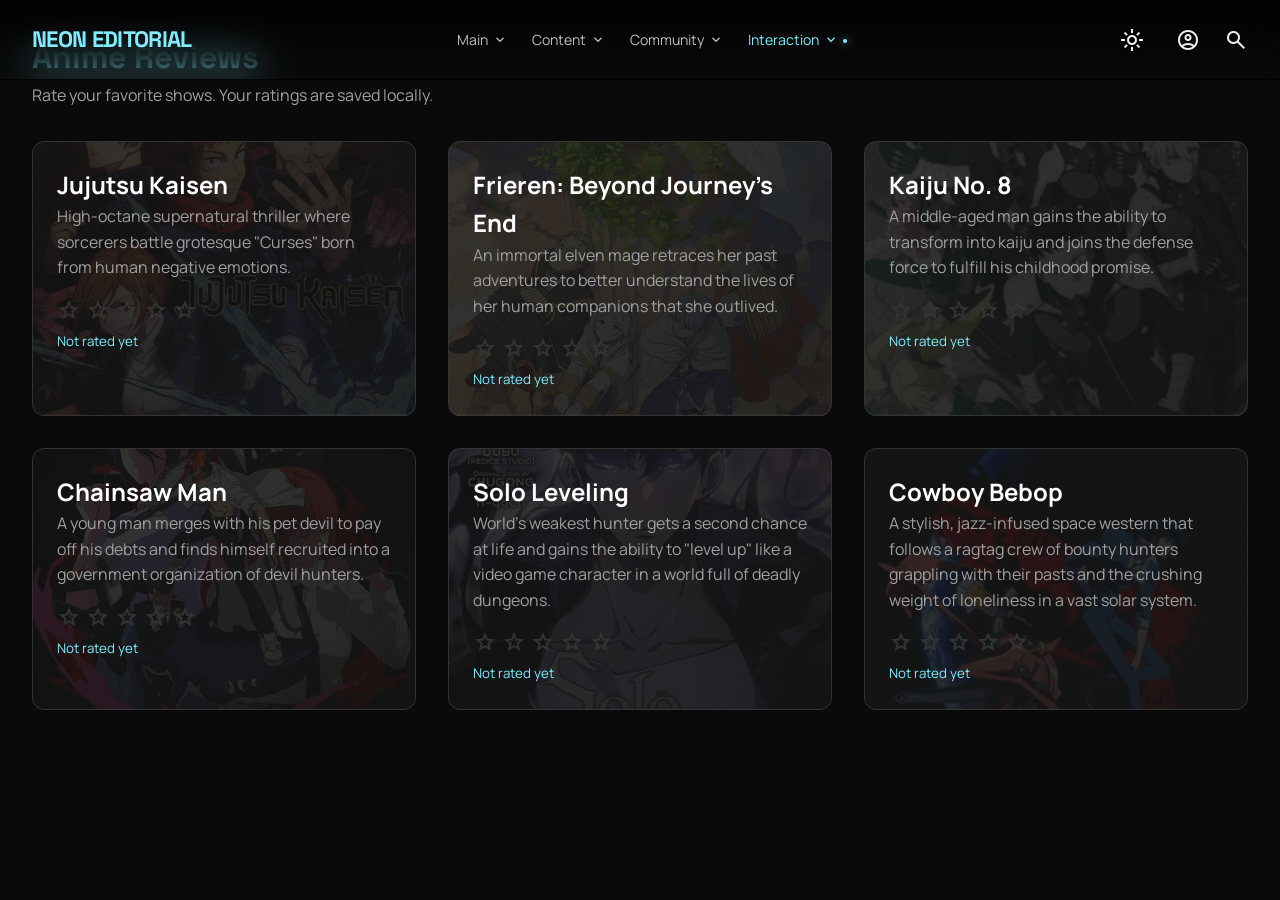
<file: reviews.html>
<!DOCTYPE html>
<html lang="en">
<head>
  <meta charset="UTF-8">
  <meta name="viewport" content="width=device-width, initial-scale=1.0">
  <title>Reviews | Neon Editorial</title>
  
  <link href="https://fonts.googleapis.com/css2?family=Space+Grotesk:wght@300;400;500;600;700&family=Manrope:wght@300;400;500;600;700;800&display=swap" rel="stylesheet" />
  <link href="https://fonts.googleapis.com/css2?family=Material+Symbols+Outlined:opsz,wght,FILL,GRAD@24,400,0,0" rel="stylesheet" />

  <style>
  
    /* =============================================
       DESIGN TOKENS
    ============================================= */
    :root {
      --primary:              #81ecff;
      --primary-dim:          #00d4ec;
      --primary-container:    #00e3fd;
      --on-primary:           #005762;

      --secondary:            #ff51fa;
      --secondary-dim:        #ff51fa;
      --secondary-container:  #a900a9;
      --on-secondary:         #400040;
      --on-secondary-container: #fff5f9;

      --tertiary:             #ff833f;
      --tertiary-dim:         #ff7520;
      --tertiary-fixed:       #ff955e;
      --on-tertiary:          #481900;

      --surface:                   #000000;
      --surface-bright:            #292c2f;
      --surface-container-low:     #111416;
      --surface-container:         #171a1c;
      --surface-container-high:    #1d2022;
      --surface-container-highest: #232629;

      --on-surface:       #eeeef0;
      --on-surface-variant: #aaabad;
      --on-background:    #eeeef0;
      --outline-variant:  #46484a;

      --font-headline: 'Space Grotesk', sans-serif;
      --font-body:     'Manrope', sans-serif;
      --font-label:    'Plus Jakarta Sans', sans-serif;

      --nav-h: 80px;
    }

    /* Light Mode Overrides */
    :root.light-mode {
      --primary:           #00606f; /* Refined dark cyan for light bg */
      --primary-dim:       #004e5b;
      --primary-container: #81ecff;
      --on-primary:        #ffffff;

      --secondary:         #c218bb; /* Darker pink */
      --secondary-container: #ffdfef;
      --on-secondary:      #ffffff;

      --surface:                   #f8fafc;
      --surface-bright:            #ffffff;
      --surface-container-low:     #f1f5f9;
      --surface-container:         #e2e8f0;
      --surface-container-high:    #d1d5db;
      --surface-container-highest: #94a3b8;

      --on-surface:       #0f172a;
      --on-surface-variant: #475569;
      --on-background:    #0f172a;
      --outline-variant:  #cbd5e1;
    }

    /* Transition for theme switching */
    body {
      transition: background-color #000000;
    }

    /* =============================================
       RESET
    ============================================= */
    *, *::before, *::after { box-sizing: border-box; margin: 0; padding: 0; }
    html  { scroll-behavior: smooth; }
    body  {
      font-family: var(--font-body);
      background: var(--surface);
      color: var(--on-surface);
      overflow-x: hidden;
      line-height: 1.6;
    }
    img   { display: block; max-width: 100%; }
    a     { text-decoration: none; color: inherit; }
    button{ cursor: pointer; border: none; background: none; font-family: inherit; }

    .material-symbols-outlined {
      font-variation-settings: 'FILL' 0, 'wght' 400, 'GRAD' 0, 'opsz' 24;
      vertical-align: middle;
      line-height: 1;
    }

    /* =============================================
       LAYOUT
    ============================================= */
    .container {
      max-width: 1400px;
      margin-inline: auto;
      padding-inline: 2rem;
    }
    @media (max-width: 480px) { .container { padding-inline: 1.25rem; } }

    /* =============================================
       NAVIGATION
    ============================================= */
    .nav {
      position: fixed;
      top: 0; left: 0; right: 0;
      height: var(--nav-h);
      z-index: 1000;
      background: linear-gradient(to bottom, rgba(0,0,0,0.85), rgba(0,0,0,0));
      backdrop-filter: blur(20px);
      -webkit-backdrop-filter: blur(20px);
      border-bottom: 1px solid transparent;
      transition: background 0.3s, border-color 0.3s;
    }
    .nav.scrolled {
      background: rgba(12,14,16,0.97);
      border-color: rgba(70,72,74,0.3);
    }
    .nav__inner {
      display: flex;
      align-items: center;
      justify-content: space-between;
      height: 100%;
      max-width: 1400px;
      margin-inline: auto;
      padding-inline: 2rem;
    }
    .nav__logo {
      font-family: var(--font-headline);
      font-size: 1.4rem;
      font-weight: 700;
      letter-spacing: -0.03em;
      color: var(--primary);

      background: transparent !important; 
      box-shadow: none !important;
      text-shadow: none !important;
    }

    .nav__logo::before,
    .nav__logo::after {
    display: none !important;
    content: none !important;
    }

    /* Desktop nav groups */
    .nav__groups {
      display: flex;
      align-items: center;
      gap: 1.5rem;
      list-style: none;
    }
    .nav__group { position: relative; }
    .nav__group-btn {
      display: flex;
      align-items: center;
      gap: 4px;
      font-family: var(--font-body);
      font-size: 0.88rem;
      color: rgba(238,238,240,0.8);
      padding: 1rem 0;
      transition: color 0.25s;
    }
    .nav__group-btn:hover,
    .nav__group-btn.active { color: var(--primary); }
    .nav__group-btn.active-dot::after {
      content: '';
      display: block;
      width: 4px; height: 4px;
      border-radius: 50%;
      background: var(--primary);
      box-shadow: 0 0 8px var(--primary);
      margin: 3px auto 0;
    }

    /* Dropdown */
    .nav__dropdown {
      position: absolute;
      top: 100%; left: 0;
      min-width: 180px;
      background: var(--surface-container-high);
      border: 1px solid rgba(70,72,74,0.2);
      border-radius: 0.75rem;
      padding: 0.5rem 0;
      box-shadow: 0 20px 40px rgba(0,0,0,0.4);
      backdrop-filter: blur(16px);
      opacity: 0;
      transform: translateY(8px);
      pointer-events: none;
      transition: opacity 0.25s, transform 0.25s;
    }
    .nav__group:hover .nav__dropdown,
    .nav__group:focus-within .nav__dropdown {
      opacity: 1;
      transform: translateY(0);
      pointer-events: auto;
    }
    .nav__dropdown a {
      display: block;
      padding: 0.75rem 1.5rem;
      font-size: 0.85rem;
      color: rgba(238,238,240,0.8);
      transition: color 0.2s, background 0.2s;
    }
    .nav__dropdown a:hover     { color: var(--primary); background: rgba(129,236,255,0.06); }
    .nav__dropdown a.dd-active { color: var(--primary); background: rgba(129,236,255,0.05); font-weight: 700; }

    .nav__search {
      color: var(--on-surface);
      display: flex;
      align-items: center;
      transition: transform 0.2s;
    }
    .nav__search:hover  { transform: scale(1.1); }
    .nav__search:active { transform: scale(0.92); }

    .nav__actions {
      display: flex;
      align-items: center;
      gap: 1rem;
    }

    .nav__btn {
      color: var(--on-surface);
      display: flex;
      align-items: center;
      padding: 0.5rem;
      border-radius: 50%;
      transition: background 0.2s, transform 0.2s;
    }
    .nav__btn:hover { background: rgba(129,236,255,0.1); transform: scale(1.1); }
    .nav__btn:active { transform: scale(0.95); }

    /* Welcome Banner */
    #welcome-banner {
      display: none;
      font-family: var(--font-label);
      font-size: 0.75rem;
      font-weight: 700;
      letter-spacing: 0.1em;
      text-transform: uppercase;
      color: var(--primary);
      margin-right: 1rem;
    }

    /* Settings Panel */
    .settings-panel {
      position: fixed;
      top: calc(var(--nav-h) + 12px);
      right: 2rem;
      width: 280px;
      background: var(--surface-container-high);
      border: 1px solid var(--outline-variant);
      border-radius: 1rem;
      padding: 1.5rem;
      box-shadow: 0 20px 40px rgba(0,0,0,0.5);
      z-index: 1100;
      opacity: 0;
      transform: translateY(-20px) scale(0.95);
      pointer-events: none;
      transition: all 0.3s cubic-bezier(0.16, 1, 0.3, 1);
      backdrop-filter: blur(20px);
    }
    .settings-panel.open {
      opacity: 1;
      transform: translateY(0) scale(1);
      pointer-events: auto;
    }
    .settings-panel h3 {
      font-family: var(--font-headline);
      font-size: 1.1rem;
      margin-bottom: 1rem;
      color: var(--primary);
    }
    .settings-input {
      width: 100%;
      background: var(--surface-container-low);
      border: 1px solid var(--outline-variant);
      border-radius: 0.5rem;
      padding: 0.75rem;
      color: var(--on-surface);
      font-family: var(--font-body);
      margin-bottom: 1.25rem;
    }
    .settings-save {
      width: 100%;
      background: var(--primary);
      color: var(--on-primary);
      padding: 0.75rem;
      border-radius: 999px;
      font-weight: 700;
      font-size: 0.7rem;
      text-transform: uppercase;
      letter-spacing: 0.1em;
    }

    /* Hamburger */
    .nav__hamburger {
      display: none;
      flex-direction: column;
      gap: 5px;
      width: 28px;
      cursor: pointer;
      padding: 4px;
    }
    .nav__hamburger span {
      display: block; height: 2px;
      background: var(--on-surface);
      border-radius: 2px;
      transition: transform 0.35s, opacity 0.25s, width 0.25s;
    }
    .nav__hamburger.open span:nth-child(1) { transform: translateY(7px) rotate(45deg); }
    .nav__hamburger.open span:nth-child(2) { opacity: 0; width: 0; }
    .nav__hamburger.open span:nth-child(3) { transform: translateY(-7px) rotate(-45deg); }

    /* Mobile drawer */
    .nav__drawer {
      position: fixed;
      top: var(--nav-h); left: 0; right: 0;
      background: rgba(12,14,16,0.97);
      backdrop-filter: blur(24px);
      border-bottom: 1px solid rgba(70,72,74,0.3);
      padding: 1.5rem 2rem 2rem;
      display: flex;
      flex-direction: column;
      gap: 0.25rem;
      transform: translateY(-110%);
      transition: transform 0.4s cubic-bezier(0.16,1,0.3,1);
      z-index: 999;
    }
    .nav__drawer.open { transform: translateY(0); }
    .nav__drawer a {
      font-family: var(--font-label);
      font-size: 0.95rem;
      font-weight: 600;
      letter-spacing: 0.05em;
      text-transform: uppercase;
      color: rgba(238,238,240,0.75);
      padding: 0.65rem 0;
      border-bottom: 1px solid rgba(70,72,74,0.2);
      transition: color 0.2s;
    }
    .nav__drawer a:last-child { border-bottom: none; }
    .nav__drawer a:hover { color: var(--primary); }

    @media (max-width: 768px) {
      .nav__groups    { display: none; }
      .nav__hamburger { display: flex; }
    }


    :root {
      --primary: #81ecff;
      --bg-dark: #0a0a0a;
      --surface: #141414;
      --text: #ffffff;
      --text-muted: #a0a0a0;
      --star-active: #ffd700;
      --star-inactive: #333333;
    }
    
    body {
      background-color: var(--bg-dark);
      color: var(--text);
      font-family: 'Manrope', sans-serif;
      margin: 0; 
    }

    .content-wrapper {
      padding: 2rem;
    }

    h1 { font-family: 'Space Grotesk', sans-serif; color: var(--primary); }
    

    .grid {
      display: grid;
      grid-template-columns: repeat(auto-fit, minmax(300px, 1fr));
      gap: 2rem;
      margin-top: 2rem;
    }
    .card {
      background: var(--surface);
      border: 1px solid #333;
      border-radius: 12px;
      padding: 1.5rem;
      transition: transform 0.3s ease;
      background-size: cover;        
  background-position: center;   
  background-repeat: no-repeat;
    }
    .card:hover { border-color: var(--primary); transform: translateY(-5px); }
    
    .stars {
      display: flex; gap: 5px; cursor: pointer; margin-top: 1rem;
    }
    .star {
      color: var(--star-inactive); font-size: 24px; transition: color 0.2s;
    }
    .star.active { color: var(--star-active); font-variation-settings: 'FILL' 1; }

    /* KILL ALL CONTAINER GLOWS */
.nav__inner {
  background: transparent !important;
  box-shadow: none !important;
}

/* specific background images for each card */
    .card[data-anime-id="jujutsu-kaisen"] {
      background-image: linear-gradient(135deg, rgba(20,20,20,0.85), rgba(20,20,20,0.92)),
                        url('image/index/jujutsukaisen.jpg');
    }

    .card[data-anime-id="frieren"] {
      background-image: linear-gradient(135deg, rgba(20,20,20,0.85), rgba(20,20,20,0.92)),
                        url('image/index/frierenbg.jpg');
    }

    .card[data-anime-id="kaiju-no-8"] {
      background-image: linear-gradient(135deg, rgba(20,20,20,0.85), rgba(20,20,20,0.92)),
                        url('image/index/kaijuno8bg.jpg');
    }

    .card[data-anime-id="chainsaw-man"] {
      background-image: linear-gradient(135deg, rgba(20,20,20,0.85), rgba(20,20,20,0.92)),
                        url('image/index/chainsawmanbg1.jpg');
    }

    .card[data-anime-id="solo-leveling"] {
      background-image: linear-gradient(135deg, rgba(20,20,20,0.85), rgba(20,20,20,0.92)),
                        url('image/index/sololevelingbg.jpg');
    }

    .card[data-anime-id="cowboy-bebop"] {
      background-image: linear-gradient(135deg, rgba(20,20,20,0.85), rgba(20,20,20,0.92)),
                        url('image/index/cowboybebopbg.jpg');
    }

  </style>
</head>
<body>

  <nav class="nav" id="main-nav">
    <div class="nav__inner">
      <a href="index.html" class="nav__logo">NEON EDITORIAL</a>

      <ul class="nav__groups" role="list">
        <li class="nav__group">
          <button class="nav__group-btn">
            Main <span class="material-symbols-outlined" style="font-size:1rem">expand_more</span>
          </button>
          <div class="nav__dropdown">
            <a href="index.html">Home</a>
            <a href="about.html">About</a>
          </div>
        </li>
        <li class="nav__group">
          <button class="nav__group-btn">
            Content <span class="material-symbols-outlined" style="font-size:1rem">expand_more</span>
          </button>
          <div class="nav__dropdown">
            <a href="news.html">News</a>
            <a href="events.html">Events</a>
          </div>
        </li>
        <li class="nav__group">
          <button class="nav__group-btn">
            Community <span class="material-symbols-outlined" style="font-size:1rem">expand_more</span>
          </button>
          <div class="nav__dropdown" style="min-width:210px">
            <a href="gallery.html">Cosplay Gallery</a>
            <a href="spotlight.html">Spotlight</a>
          </div>
        </li>
        <li class="nav__group">
          <button class="nav__group-btn active-dot" style="color:var(--primary)">
            Interaction <span class="material-symbols-outlined" style="font-size:1rem">expand_more</span>
          </button>
          <div class="nav__dropdown">
            <a href="reviews.html" class="dd-active">Reviews</a>
            <a href="contact.html">Contact</a>
          </div>
        </li>
      </ul>

      <div class="nav__actions">
        <span id="welcome-banner">Welcome, Guest</span>
        
        <button id="theme-toggle" class="nav__btn" aria-label="Toggle theme">
          <span class="material-symbols-outlined" id="theme-icon">light_mode</span>
        </button>

        <button id="user-toggle" class="nav__btn" aria-label="User settings">
          <span class="material-symbols-outlined">account_circle</span>
        </button>

        <button class="nav__search" aria-label="Search">
          <span class="material-symbols-outlined">search</span>
        </button>
      </div>

      <button class="nav__hamburger" id="hamburger" aria-label="Toggle menu" aria-expanded="false">
        <span></span><span></span><span></span>
      </button>
    </div>
  </nav>

  <div class="content-wrapper">  

    <h1>Anime Reviews</h1>
    <p style="color: var(--text-muted)">Rate your favorite shows. Your ratings are saved locally.</p>

    <div class="grid">
      <div class="card" data-anime-id="jujutsu-kaisen">
        <h2>Jujutsu Kaisen</h2>
        <p style="color: var(--text-muted)">High-octane supernatural thriller where sorcerers battle grotesque "Curses" born from human negative emotions.</p>
        <div class="stars">
          <span class="material-symbols-outlined star" data-val="1">star</span>
          <span class="material-symbols-outlined star" data-val="2">star</span>
          <span class="material-symbols-outlined star" data-val="3">star</span>
          <span class="material-symbols-outlined star" data-val="4">star</span>
          <span class="material-symbols-outlined star" data-val="5">star</span>
        </div>
        <small style="color: var(--primary); display:block; margin-top: 10px;" class="rating-text">Not rated yet</small>
      </div>

      <div class="card" data-anime-id="frieren">
        <h2>Frieren: Beyond Journey's End</h2>
        <p style="color: var(--text-muted)">An immortal elven mage retraces her past adventures to better understand the lives of her human companions that she outlived.</p>
        <div class="stars">
          <span class="material-symbols-outlined star" data-val="1">star</span>
          <span class="material-symbols-outlined star" data-val="2">star</span>
          <span class="material-symbols-outlined star" data-val="3">star</span>
          <span class="material-symbols-outlined star" data-val="4">star</span>
          <span class="material-symbols-outlined star" data-val="5">star</span>
        </div>
        <small style="color: var(--primary); display:block; margin-top: 10px;" class="rating-text">Not rated yet</small>
      </div>

      <div class="card" data-anime-id="kaiju-no-8">
        <h2>Kaiju No. 8</h2>
        <p style="color: var(--text-muted)">A middle-aged man gains the ability to transform into kaiju and joins the defense force to fulfill his childhood promise.</p>
        <div class="stars">
          <span class="material-symbols-outlined star" data-val="1">star</span>
          <span class="material-symbols-outlined star" data-val="2">star</span>
          <span class="material-symbols-outlined star" data-val="3">star</span>
          <span class="material-symbols-outlined star" data-val="4">star</span>
          <span class="material-symbols-outlined star" data-val="5">star</span>
        </div>
        <small style="color: var(--primary); display:block; margin-top: 10px;" class="rating-text">Not rated yet</small>
      </div>

      <div class="card" data-anime-id="chainsaw-man">
        <h2>Chainsaw Man</h2>
        <p style="color: var(--text-muted)">A young man merges with his pet devil to pay off his debts and finds himself recruited into a government organization of devil hunters.</p>
        <div class="stars">
          <span class="material-symbols-outlined star" data-val="1">star</span>
          <span class="material-symbols-outlined star" data-val="2">star</span>
          <span class="material-symbols-outlined star" data-val="3">star</span>
          <span class="material-symbols-outlined star" data-val="4">star</span>
          <span class="material-symbols-outlined star" data-val="5">star</span>
        </div>
        <small style="color: var(--primary); display:block; margin-top: 10px;" class="rating-text">Not rated yet</small>
      </div>


      <div class="card" data-anime-id="solo-leveling">
        <h2>Solo Leveling</h2>
        <p style="color: var(--text-muted)">World's weakest hunter gets a second chance at life and gains the ability to "level up" like a video game character in a world full of deadly dungeons.</p>
        <div class="stars">
          <span class="material-symbols-outlined star" data-val="1">star</span>
          <span class="material-symbols-outlined star" data-val="2">star</span>
          <span class="material-symbols-outlined star" data-val="3">star</span>
          <span class="material-symbols-outlined star" data-val="4">star</span>
          <span class="material-symbols-outlined star" data-val="5">star</span>
        </div>
        <small style="color: var(--primary); display:block; margin-top: 10px;" class="rating-text">Not rated yet</small>
      </div>

      <div class="card" data-anime-id="cowboy-bebop">
        <h2>Cowboy Bebop</h2>
        <p style="color: var(--text-muted)">A stylish, jazz-infused space western that follows a ragtag crew of bounty hunters grappling with their pasts and the crushing weight of loneliness in a vast solar system.</p>
        <div class="stars">
          <span class="material-symbols-outlined star" data-val="1">star</span>
          <span class="material-symbols-outlined star" data-val="2">star</span>
          <span class="material-symbols-outlined star" data-val="3">star</span>
          <span class="material-symbols-outlined star" data-val="4">star</span>
          <span class="material-symbols-outlined star" data-val="5">star</span>
        </div>
        <small style="color: var(--primary); display:block; margin-top: 10px;" class="rating-text">Not rated yet</small>
      </div>

    </div>

  </div>
</div>

  <script>
    document.querySelectorAll('.card').forEach(card => {
      const animeId = card.getAttribute('data-anime-id');
      const stars = card.querySelectorAll('.star');
      const ratingText = card.querySelector('.rating-text');

      // 1. Load saved rating from Local Storage
      const savedRating = localStorage.getItem(`rating_${animeId}`);
      if (savedRating) {
        updateStars(stars, savedRating);
        ratingText.textContent = `You rated this ${savedRating} stars`;
      }

      // 2. Handle Click Event
      stars.forEach(star => {
        star.addEventListener('click', (e) => {
          const ratingValue = e.target.getAttribute('data-val');
          
          // Save to Local Storage
          localStorage.setItem(`rating_${animeId}`, ratingValue);
          
          // Update UI
          updateStars(stars, ratingValue);
          ratingText.textContent = `You rated this ${ratingValue} stars`;
        });
      });
    });

    function updateStars(stars, value) {
      stars.forEach(star => {
        if (star.getAttribute('data-val') <= value) {
          star.classList.add('active');
        } else {
          star.classList.remove('active');
        }
      });
    }
  </script>
</body>
</html>
</file>
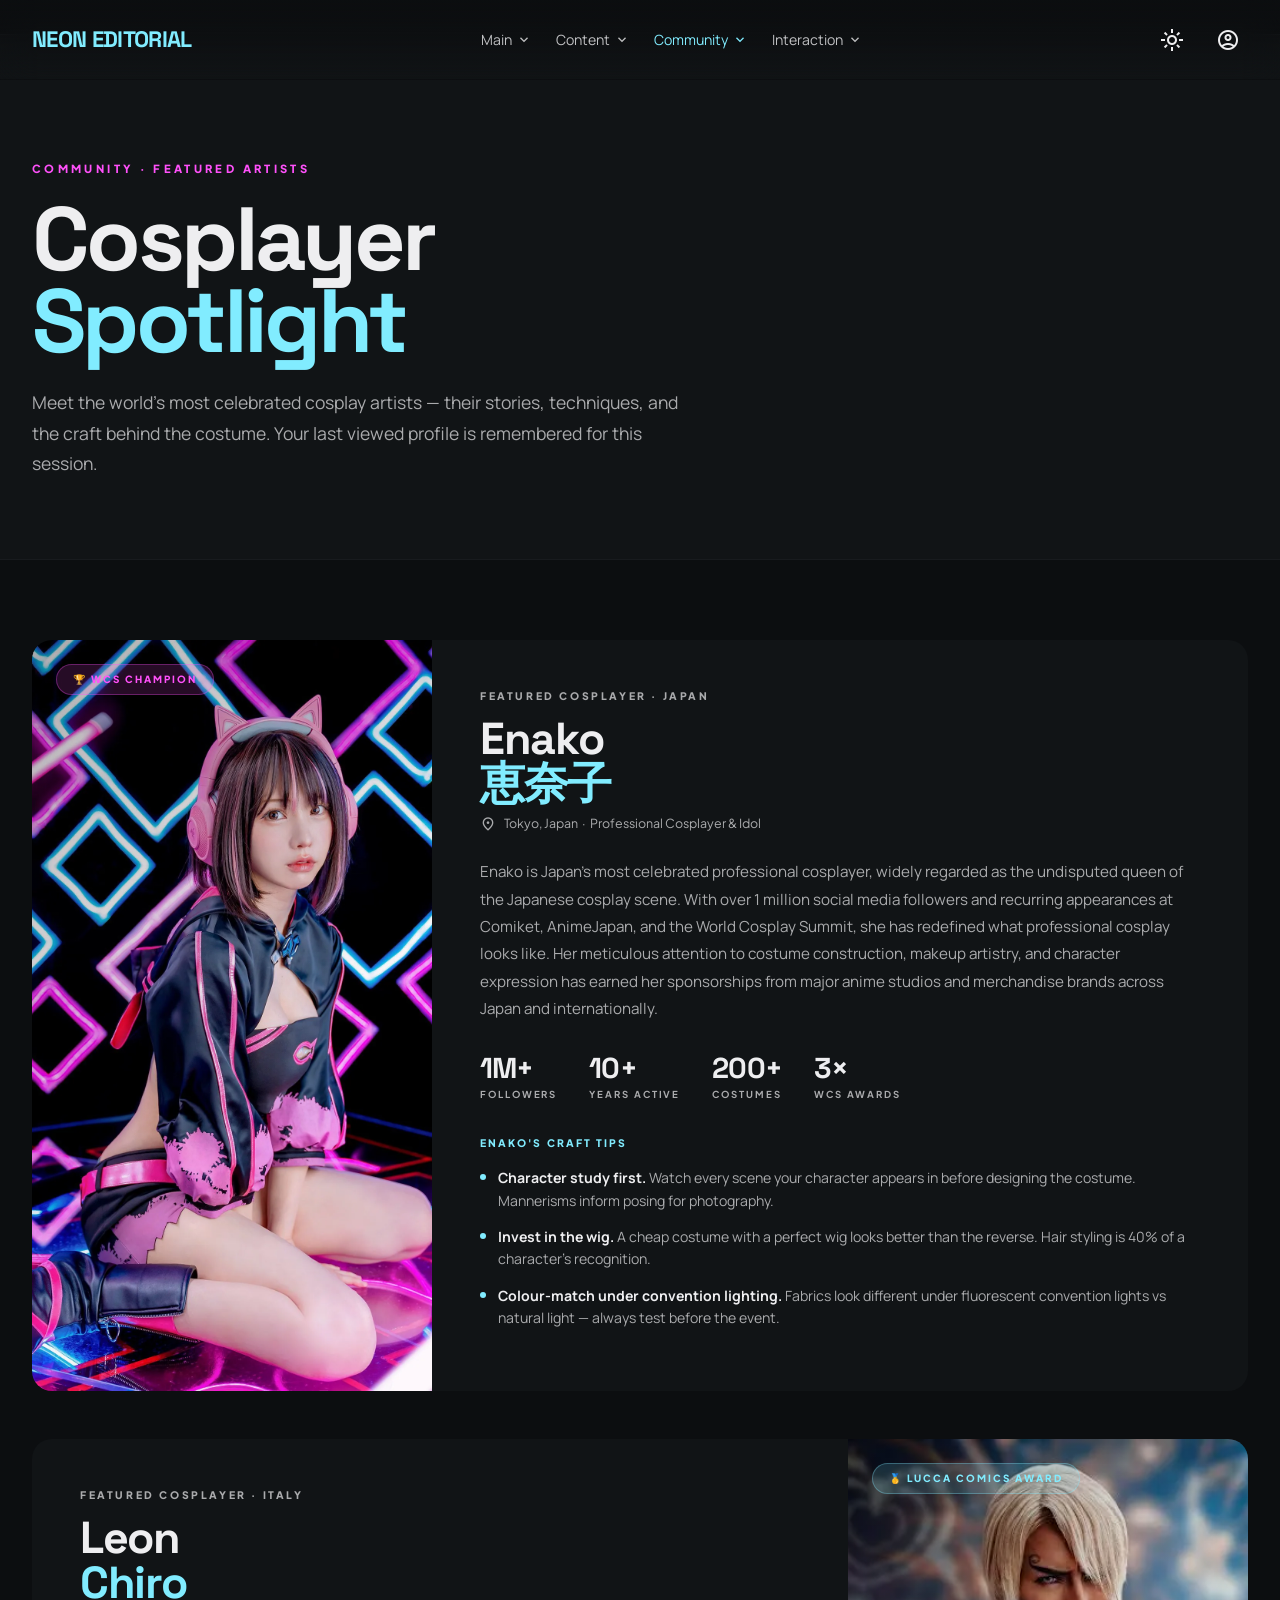
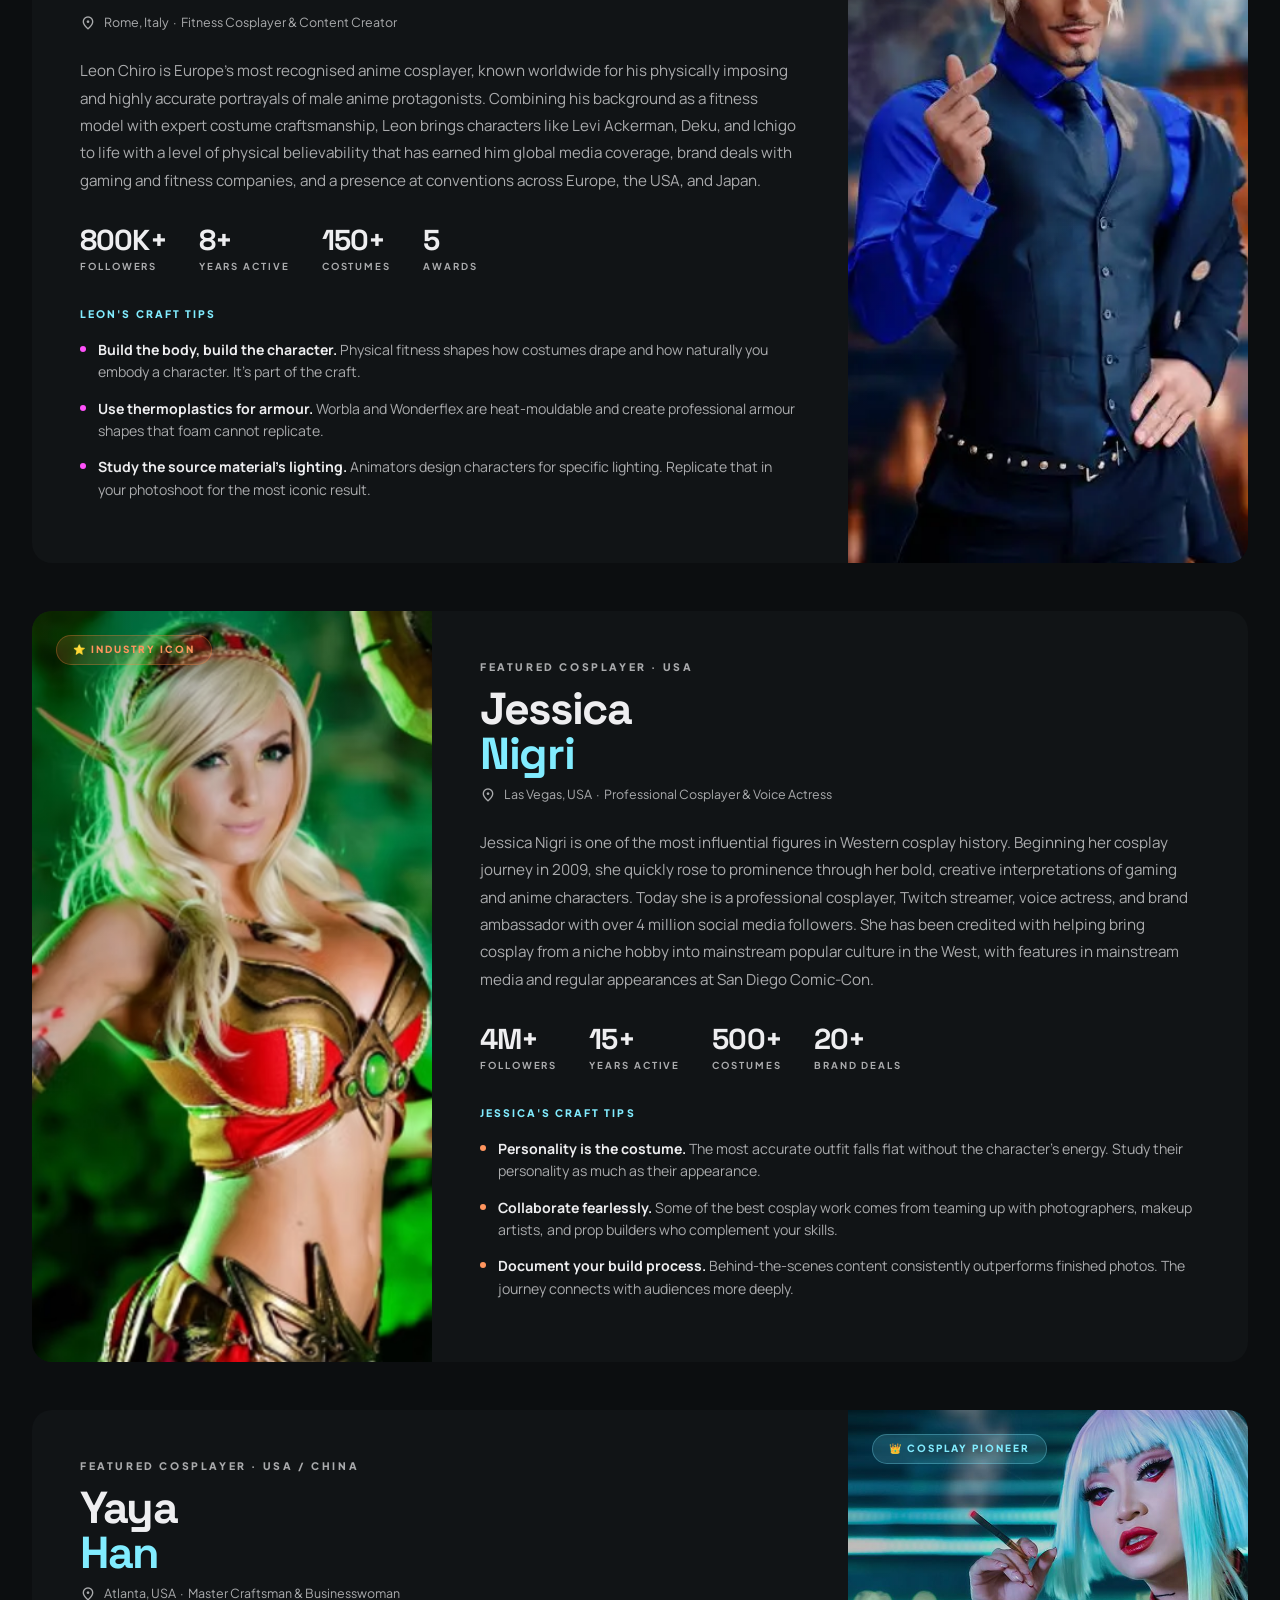
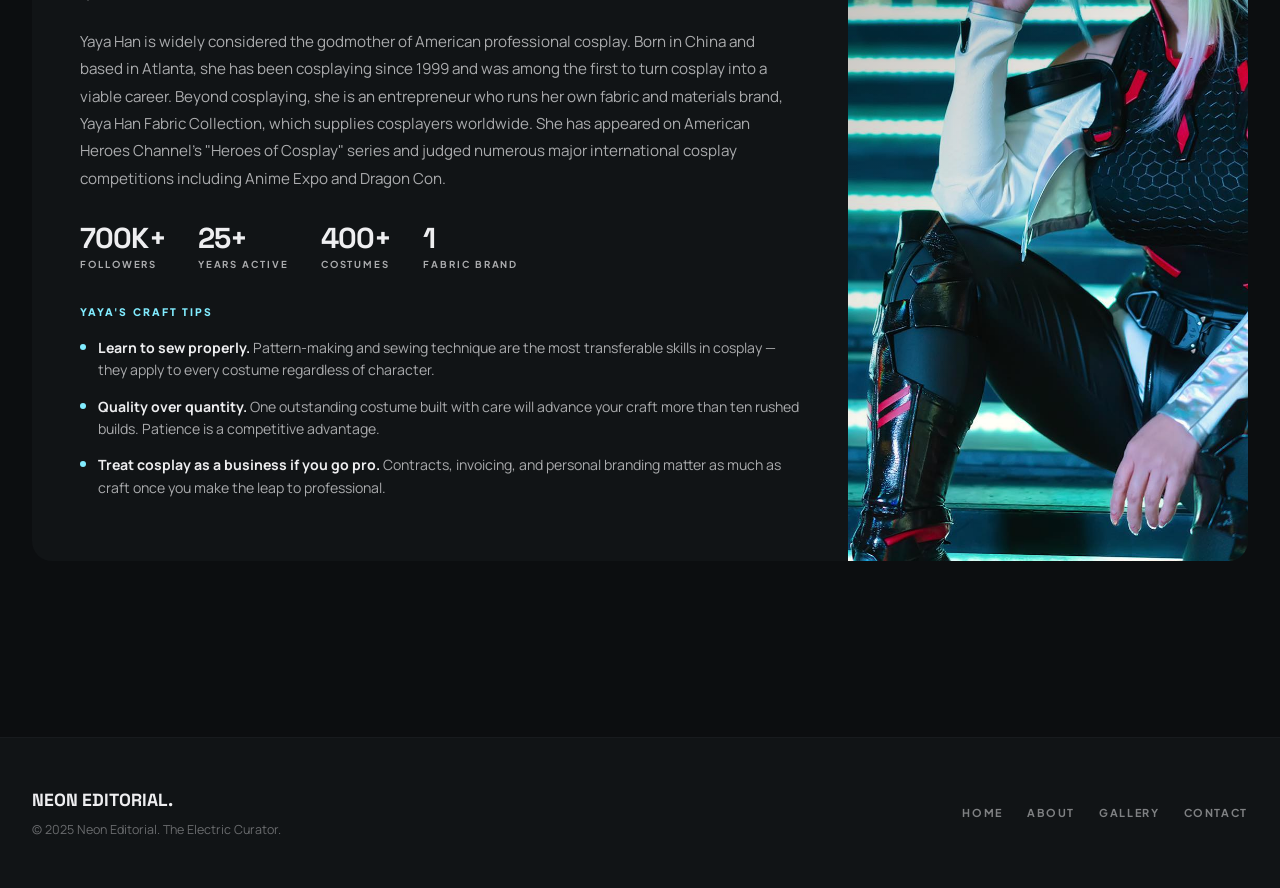
<file: spotlight.html>
<!DOCTYPE html>
<html lang="en">
<head>
  <meta charset="UTF-8" />
  <meta name="viewport" content="width=device-width, initial-scale=1.0" />
  <title>Cosplayer Spotlight | Neon Editorial</title>
  <link rel="preconnect" href="https://fonts.googleapis.com" />
  <link rel="preconnect" href="https://fonts.gstatic.com" crossorigin />
  <link href="https://fonts.googleapis.com/css2?family=Space+Grotesk:wght@300;400;500;600;700&family=Manrope:wght@300;400;500;600;700;800&family=Plus+Jakarta+Sans:wght@400;500;600;700&display=swap" rel="stylesheet" />
  <link href="https://fonts.googleapis.com/css2?family=Material+Symbols+Outlined:opsz,wght,FILL,GRAD@24,400,0,0" rel="stylesheet" />
  <style>
    :root {
      --primary:#81ecff;--primary-dim:#00d4ec;--primary-container:#00e3fd;--on-primary:#005762;
      --secondary:#ff51fa;--secondary-dim:#ff51fa;--secondary-container:#a900a9;--on-secondary:#400040;--on-secondary-container:#fff5f9;
      --tertiary:#ff833f;--tertiary-dim:#ff7520;--tertiary-fixed:#ff955e;--on-tertiary:#481900;
      --surface:#0c0e10;--surface-bright:#292c2f;--surface-container-low:#111416;--surface-container:#171a1c;
      --surface-container-high:#1d2022;--surface-container-highest:#232629;
      --on-surface:#eeeef0;--on-surface-variant:#aaabad;--on-background:#eeeef0;--outline-variant:#46484a;
      --font-headline:'Space Grotesk',sans-serif;--font-body:'Manrope',sans-serif;--font-label:'Plus Jakarta Sans',sans-serif;
      --nav-h:80px;
    }
    :root.light-mode {
      --primary:#00606f;--primary-dim:#004e5b;--primary-container:#81ecff;--on-primary:#ffffff;
      --secondary:#c218bb;--secondary-container:#ffdfef;--on-secondary:#ffffff;
      --surface:#f8fafc;--surface-bright:#ffffff;--surface-container-low:#f1f5f9;--surface-container:#e2e8f0;
      --surface-container-high:#d1d5db;--surface-container-highest:#94a3b8;
      --on-surface:#0f172a;--on-surface-variant:#475569;--on-background:#0f172a;--outline-variant:#cbd5e1;
    }
    body{transition:background-color .35s ease,color .35s ease;}
    *,*::before,*::after{box-sizing:border-box;margin:0;padding:0;}
    html{scroll-behavior:smooth;}
    body{font-family:var(--font-body);background:var(--surface);color:var(--on-surface);overflow-x:hidden;line-height:1.6;}
    img{display:block;max-width:100%;}
    a{text-decoration:none;color:inherit;}
    button{cursor:pointer;border:none;background:none;font-family:inherit;}
    .material-symbols-outlined{font-variation-settings:'FILL' 0,'wght' 400,'GRAD' 0,'opsz' 24;vertical-align:middle;line-height:1;}
    .container{max-width:1400px;margin-inline:auto;padding-inline:2rem;}
    @media(max-width:480px){.container{padding-inline:1.25rem;}}

    /* NAV — identical tokens */
    .nav{position:fixed;top:0;left:0;right:0;height:var(--nav-h);z-index:1000;background:linear-gradient(to bottom,rgba(12,14,16,.85),rgba(12,14,16,0));backdrop-filter:blur(20px);-webkit-backdrop-filter:blur(20px);border-bottom:1px solid transparent;transition:background .3s,border-color .3s;}
    .nav.scrolled{background:rgba(12,14,16,.97);border-color:rgba(70,72,74,.3);}
    .nav__inner{display:flex;align-items:center;justify-content:space-between;height:100%;max-width:1400px;margin-inline:auto;padding-inline:2rem;}
    .nav__logo{font-family:var(--font-headline);font-size:1.4rem;font-weight:700;letter-spacing:-.03em;color:var(--primary);}
    .nav__groups{display:flex;align-items:center;gap:1.5rem;list-style:none;}
    .nav__group{position:relative;}
    .nav__group-btn{display:flex;align-items:center;gap:4px;font-family:var(--font-body);font-size:.88rem;color:rgba(238,238,240,.8);padding:1rem 0;transition:color .25s;}
    .nav__group-btn:hover,.nav__group-btn.active{color:var(--primary);}
    .nav__dropdown{position:absolute;top:100%;left:0;min-width:180px;background:var(--surface-container-high);border:1px solid rgba(70,72,74,.2);border-radius:.75rem;padding:.5rem 0;box-shadow:0 20px 40px rgba(0,0,0,.4);backdrop-filter:blur(16px);opacity:0;transform:translateY(8px);pointer-events:none;transition:opacity .25s,transform .25s;}
    .nav__group:hover .nav__dropdown,.nav__group:focus-within .nav__dropdown{opacity:1;transform:translateY(0);pointer-events:auto;}
    .nav__dropdown a{display:block;padding:.75rem 1.5rem;font-size:.85rem;color:rgba(238,238,240,.8);transition:color .2s,background .2s;}
    .nav__dropdown a:hover{color:var(--primary);background:rgba(129,236,255,.06);}
    .nav__dropdown a.dd-active{color:var(--primary);background:rgba(129,236,255,.05);font-weight:700;}
    .nav__actions{display:flex;align-items:center;gap:1rem;}
    .nav__btn{color:var(--on-surface);display:flex;align-items:center;padding:.5rem;border-radius:50%;transition:background .2s,transform .2s;}
    .nav__btn:hover{background:rgba(129,236,255,.1);transform:scale(1.1);}
    #welcome-banner{display:none;font-family:var(--font-label);font-size:.75rem;font-weight:700;letter-spacing:.1em;text-transform:uppercase;color:var(--primary);margin-right:1rem;}
    .settings-panel{position:fixed;top:calc(var(--nav-h) + 12px);right:2rem;width:280px;background:var(--surface-container-high);border:1px solid var(--outline-variant);border-radius:1rem;padding:1.5rem;box-shadow:0 20px 40px rgba(0,0,0,.5);z-index:1100;opacity:0;transform:translateY(-20px) scale(.95);pointer-events:none;transition:all .3s cubic-bezier(.16,1,.3,1);backdrop-filter:blur(20px);}
    .settings-panel.open{opacity:1;transform:translateY(0) scale(1);pointer-events:auto;}
    .settings-panel h3{font-family:var(--font-headline);font-size:1.1rem;margin-bottom:1rem;color:var(--primary);}
    .settings-input{width:100%;background:var(--surface-container-low);border:1px solid var(--outline-variant);border-radius:.5rem;padding:.75rem;color:var(--on-surface);font-family:var(--font-body);margin-bottom:1.25rem;}
    .settings-save{width:100%;background:var(--primary);color:var(--on-primary);padding:.75rem;border-radius:999px;font-weight:700;font-size:.7rem;text-transform:uppercase;letter-spacing:.1em;}
    .nav__hamburger{display:none;flex-direction:column;gap:5px;width:28px;cursor:pointer;padding:4px;}
    .nav__hamburger span{display:block;height:2px;background:var(--on-surface);border-radius:2px;transition:transform .35s,opacity .25s,width .25s;}
    .nav__hamburger.open span:nth-child(1){transform:translateY(7px) rotate(45deg);}
    .nav__hamburger.open span:nth-child(2){opacity:0;width:0;}
    .nav__hamburger.open span:nth-child(3){transform:translateY(-7px) rotate(-45deg);}
    .nav__drawer{position:fixed;top:var(--nav-h);left:0;right:0;background:rgba(12,14,16,.97);backdrop-filter:blur(24px);border-bottom:1px solid rgba(70,72,74,.3);padding:1.5rem 2rem 2rem;display:flex;flex-direction:column;gap:.25rem;transform:translateY(-110%);transition:transform .4s cubic-bezier(.16,1,.3,1);z-index:999;}
    .nav__drawer.open{transform:translateY(0);}
    .nav__drawer a{font-family:var(--font-label);font-size:.95rem;font-weight:600;letter-spacing:.05em;text-transform:uppercase;color:rgba(238,238,240,.75);padding:.65rem 0;border-bottom:1px solid rgba(70,72,74,.2);transition:color .2s;}
    .nav__drawer a:last-child{border-bottom:none;}
    .nav__drawer a:hover{color:var(--primary);}
    @media(max-width:768px){.nav__groups{display:none;}.nav__hamburger{display:flex;}}

    /* PAGE HERO */
    .page-hero{padding:calc(var(--nav-h) + 5rem) 0 5rem;background:var(--surface-container-low);border-bottom:1px solid rgba(70,72,74,.15);}
    .eyebrow{font-family:var(--font-label);font-size:.7rem;font-weight:900;letter-spacing:.3em;text-transform:uppercase;color:var(--secondary);display:block;margin-bottom:1.25rem;}
    .page-hero__title{font-family:var(--font-headline);font-size:clamp(3rem,7vw,6rem);font-weight:700;letter-spacing:-.04em;line-height:.92;color:var(--on-background);margin-bottom:1.5rem;}
    .page-hero__title span{color:var(--primary);}
    .page-hero__desc{font-size:1.1rem;color:var(--on-surface-variant);max-width:42rem;line-height:1.75;}

    /* SESSION STORAGE BANNER */
    .session-banner{
      background:var(--surface-container); border-bottom:1px solid rgba(70,72,74,.2);
      padding:1rem 0; display:none;
    }
    .session-banner__inner{
      display:flex;align-items:center;gap:1rem;
      font-family:var(--font-label);font-size:.72rem;font-weight:700;
      letter-spacing:.1em;text-transform:uppercase;color:var(--on-surface-variant);
    }
    .session-banner__pill{
      background:var(--primary);color:var(--on-primary);
      padding:.25rem .9rem;border-radius:999px;
      font-size:.62rem;letter-spacing:.15em;white-space:nowrap;
    }
    .session-banner__name{ color:var(--primary); }
    .session-banner__jump{
      margin-left:auto;color:var(--secondary);
      font-size:.65rem;text-decoration:underline;cursor:pointer;
      white-space:nowrap;
    }

    /* PROFILES SECTION */
    .profiles-section{ padding:5rem 0 8rem;background:var(--surface); }

    /* Profile card — editorial layout */
    .profile-card{
      display:grid;
      grid-template-columns:400px 1fr;
      gap:0;
      background:var(--surface-container-low);
      border-radius:1.25rem;
      overflow:hidden;
      margin-bottom:3rem;
      transition:box-shadow .3s;
      cursor:pointer;
    }
    .profile-card:hover{ box-shadow:0 32px 64px rgba(0,0,0,.5); }
    .profile-card--reverse{ grid-template-columns:1fr 400px; }
    @media(max-width:900px){
      .profile-card,.profile-card--reverse{ grid-template-columns:1fr; }
    }

    /* Photo side */
    .profile-card__photo{ position:relative; overflow:hidden; min-height:500px; }
    .profile-card--reverse .profile-card__photo{ order:2; }
    @media(max-width:900px){ .profile-card--reverse .profile-card__photo{ order:0; } }
    .profile-card__photo img{ position:absolute;inset:0;width:100%;height:100%;object-fit:cover;transition:transform .7s cubic-bezier(.16,1,.3,1); }
    .profile-card:hover .profile-card__photo img{ transform:scale(1.05); }
    .profile-card__photo-overlay{
      position:absolute;inset:0;
      background:linear-gradient(135deg,rgba(0,0,0,.3) 0%,transparent 60%);
    }
    .profile-card__badge{
      position:absolute;top:1.5rem;left:1.5rem;
      font-family:var(--font-label);font-size:.62rem;font-weight:900;
      letter-spacing:.2em;text-transform:uppercase;
      padding:.4rem 1rem;border-radius:999px;
    }
    .badge--primary{ background:rgba(129,236,255,.15);border:1px solid rgba(129,236,255,.3);color:var(--primary); }
    .badge--secondary{ background:rgba(255,81,250,.15);border:1px solid rgba(255,81,250,.3);color:var(--secondary); }
    .badge--tertiary{ background:rgba(255,131,63,.15);border:1px solid rgba(255,131,63,.3);color:var(--tertiary-fixed); }

    /* Content side */
    .profile-card__body{ padding:3rem; display:flex; flex-direction:column; justify-content:center; }
    .profile-card__eyebrow{ font-family:var(--font-label);font-size:.65rem;font-weight:900;letter-spacing:.25em;text-transform:uppercase;color:var(--on-surface-variant);margin-bottom:0.75rem; }
    .profile-card__name{ font-family:var(--font-headline);font-size:clamp(2rem,3.5vw,3rem);font-weight:700;letter-spacing:-.03em;line-height:1;color:var(--on-background);margin-bottom:.5rem; }
    .profile-card__origin{ font-family:var(--font-label);font-size:.78rem;color:var(--on-surface-variant);margin-bottom:1.5rem;display:flex;align-items:center;gap:.5rem; }
    .profile-card__bio{ font-size:.95rem;color:var(--on-surface-variant);line-height:1.8;margin-bottom:2rem; }

    /* Stats row */
    .profile-stats{ display:flex;gap:2rem;margin-bottom:2rem;flex-wrap:wrap; }
    .stat{ }
    .stat__num{ font-family:var(--font-headline);font-size:1.8rem;font-weight:700;letter-spacing:-.03em;color:var(--on-background);line-height:1; }
    .stat__label{ font-family:var(--font-label);font-size:.6rem;font-weight:700;letter-spacing:.2em;text-transform:uppercase;color:var(--on-surface-variant);margin-top:.25rem; }

    /* Tips list */
    .tips-title{ font-family:var(--font-label);font-size:.65rem;font-weight:900;letter-spacing:.2em;text-transform:uppercase;color:var(--primary);margin-bottom:1rem; }
    .tip-item{ display:flex;gap:.75rem;align-items:flex-start;margin-bottom:.85rem; }
    .tip-dot{ width:6px;height:6px;border-radius:50%;background:var(--primary);margin-top:.45rem;flex-shrink:0; }
    .tip-text{ font-size:.88rem;color:var(--on-surface-variant);line-height:1.6; }
    .tip-text strong{ color:var(--on-surface); }

    /* Signature works */
    .works-row{ display:flex;gap:.75rem;margin-top:1.5rem; }
    .work-thumb{ width:72px;height:72px;border-radius:.5rem;overflow:hidden;flex-shrink:0; }
    .work-thumb img{ width:100%;height:100%;object-fit:cover;transition:transform .4s; }
    .work-thumb:hover img{ transform:scale(1.1); }

    /* FOOTER */
    .footer{background:var(--surface-container-low);border-top:1px solid rgba(70,72,74,.15);padding:3rem 0;}
    .footer__inner{display:grid;grid-template-columns:1fr auto;align-items:center;gap:2rem;}
    @media(max-width:640px){.footer__inner{grid-template-columns:1fr;text-align:center;}.footer__links{justify-content:center;}}
    .footer__logo{font-family:var(--font-headline);font-size:1.1rem;font-weight:900;color:var(--on-surface);margin-bottom:.35rem;}
    .footer__copy{font-size:.78rem;color:rgba(238,238,240,.4);}
    .footer__links{display:flex;flex-wrap:wrap;gap:1.5rem;}
    .footer__links a{font-family:var(--font-label);font-size:.68rem;font-weight:700;letter-spacing:.15em;text-transform:uppercase;color:rgba(238,238,240,.5);transition:color .25s;}
    .footer__links a:hover{color:var(--secondary);}

    [data-reveal]{opacity:0;transform:translateY(24px);transition:opacity .65s cubic-bezier(.16,1,.3,1),transform .65s cubic-bezier(.16,1,.3,1);}
    [data-reveal].visible{opacity:1;transform:translateY(0);}
    [data-reveal-delay="1"]{transition-delay:.15s;}
    [data-reveal-delay="2"]{transition-delay:.3s;}
  </style>
</head>
<body>

<!-- NAV -->
<nav class="nav" id="main-nav">
  <div class="nav__inner">
    <a href="index.html" class="nav__logo">NEON EDITORIAL</a>
    <ul class="nav__groups" role="list">
      <li class="nav__group">
        <button class="nav__group-btn">Main <span class="material-symbols-outlined" style="font-size:1rem">expand_more</span></button>
        <div class="nav__dropdown"><a href="index.html">Home</a><a href="about.html">About</a></div>
      </li>
      <li class="nav__group">
        <button class="nav__group-btn">Content <span class="material-symbols-outlined" style="font-size:1rem">expand_more</span></button>
        <div class="nav__dropdown"><a href="news.html">News</a><a href="events.html">Events</a></div>
      </li>
      <li class="nav__group">
        <button class="nav__group-btn active" style="color:var(--primary)">Community <span class="material-symbols-outlined" style="font-size:1rem">expand_more</span></button>
        <div class="nav__dropdown" style="min-width:210px">
          <a href="gallery.html">Cosplay Gallery</a>
          <a href="spotlight.html" class="dd-active">Spotlight</a>
        </div>
      </li>
      <li class="nav__group">
        <button class="nav__group-btn">Interaction <span class="material-symbols-outlined" style="font-size:1rem">expand_more</span></button>
        <div class="nav__dropdown"><a href="reviews.html">Reviews</a><a href="contact.html">Contact</a></div>
      </li>
    </ul>
    <div class="nav__actions">
      <span id="welcome-banner"></span>
      <button id="theme-toggle" class="nav__btn" aria-label="Toggle theme">
        <span class="material-symbols-outlined" id="theme-icon">light_mode</span>
      </button>
      <button id="user-toggle" class="nav__btn" aria-label="User settings">
        <span class="material-symbols-outlined">account_circle</span>
      </button>
    </div>
    <button class="nav__hamburger" id="hamburger" aria-label="Toggle menu" aria-expanded="false">
      <span></span><span></span><span></span>
    </button>
  </div>
</nav>

<div class="settings-panel" id="settings-panel">
  <h3>User Identity</h3>
  <p style="font-size:.75rem;color:var(--on-surface-variant);margin-bottom:1rem;">Set your name for a personalised experience.</p>
  <input type="text" id="user-name-input" class="settings-input" placeholder="Your Name" maxlength="20">
  <button id="save-settings" class="settings-save">Save Identity</button>
</div>

<div class="nav__drawer" id="nav-drawer">
  <a href="index.html">Home</a><a href="about.html">About</a>
  <a href="news.html">News</a><a href="events.html">Events</a>
  <a href="gallery.html">Cosplay Gallery</a><a href="spotlight.html">Spotlight</a>
  <a href="reviews.html">Reviews</a><a href="contact.html">Contact</a>
</div>

<main>

  <!-- PAGE HERO -->
  <section class="page-hero">
    <div class="container" data-reveal>
      <span class="eyebrow">Community · Featured Artists</span>
      <h1 class="page-hero__title">Cosplayer<br/><span>Spotlight</span></h1>
      <p class="page-hero__desc">
        Meet the world's most celebrated cosplay artists — their stories, techniques, and
        the craft behind the costume. Your last viewed profile is remembered for this session.
      </p>
    </div>
  </section>

  <!-- SESSION STORAGE BANNER (shown if returning within same session) -->
  <div class="session-banner" id="session-banner">
    <div class="container">
      <div class="session-banner__inner">
        <span class="material-symbols-outlined" style="font-size:1rem;color:var(--primary)">history</span>
        <span class="session-banner__pill">SESSION MEMORY</span>
        <span>Last viewed this session:</span>
        <span class="session-banner__name" id="session-name">—</span>
        <span class="session-banner__jump" id="session-jump">Jump back ↓</span>
      </div>
    </div>
  </div>

  <!-- PROFILES -->
  <section class="profiles-section">
    <div class="container">

      <!-- ── PROFILE 1: ENAKO ──────────────────────────── -->
      <div class="profile-card" id="profile-enako" data-reveal onclick="setLastViewed('Enako', 'profile-enako')">
        <div class="profile-card__photo">
          <img src="https://upload.wikimedia.org/wikipedia/commons/thumb/b/b2/Enako_%28cropped%29.jpg/480px-Enako_%28cropped%29.jpg"
               alt="Enako cosplayer" loading="lazy"
               onerror="this.src='image3/Enako.webp'"/>
          <div class="profile-card__photo-overlay"></div>
          <span class="profile-card__badge badge--secondary">🏆 WCS Champion</span>
        </div>
        <div class="profile-card__body">
          <p class="profile-card__eyebrow">Featured Cosplayer · Japan</p>
          <h2 class="profile-card__name">Enako<br/><span style="color:var(--primary)">恵奈子</span></h2>
          <p class="profile-card__origin">
            <span class="material-symbols-outlined" style="font-size:1rem">location_on</span>
            Tokyo, Japan &nbsp;·&nbsp; Professional Cosplayer & Idol
          </p>
          <p class="profile-card__bio">
            Enako is Japan's most celebrated professional cosplayer, widely regarded as the undisputed
            queen of the Japanese cosplay scene. With over 1 million social media followers and recurring
            appearances at Comiket, AnimeJapan, and the World Cosplay Summit, she has redefined what
            professional cosplay looks like. Her meticulous attention to costume construction, makeup
            artistry, and character expression has earned her sponsorships from major anime studios and
            merchandise brands across Japan and internationally.
          </p>
          <div class="profile-stats">
            <div class="stat"><div class="stat__num">1M+</div><div class="stat__label">Followers</div></div>
            <div class="stat"><div class="stat__num">10+</div><div class="stat__label">Years Active</div></div>
            <div class="stat"><div class="stat__num">200+</div><div class="stat__label">Costumes</div></div>
            <div class="stat"><div class="stat__num">3×</div><div class="stat__label">WCS Awards</div></div>
          </div>
          <p class="tips-title">Enako's Craft Tips</p>
          <div class="tip-item"><div class="tip-dot"></div><p class="tip-text"><strong>Character study first.</strong> Watch every scene your character appears in before designing the costume. Mannerisms inform posing for photography.</p></div>
          <div class="tip-item"><div class="tip-dot"></div><p class="tip-text"><strong>Invest in the wig.</strong> A cheap costume with a perfect wig looks better than the reverse. Hair styling is 40% of a character's recognition.</p></div>
          <div class="tip-item"><div class="tip-dot"></div><p class="tip-text"><strong>Colour-match under convention lighting.</strong> Fabrics look different under fluorescent convention lights vs natural light — always test before the event.</p></div>
        </div>
      </div>

      <!-- ── PROFILE 2: LEON CHIRO ─────────────────────── -->
      <div class="profile-card profile-card--reverse" id="profile-leon" data-reveal data-reveal-delay="1" onclick="setLastViewed('Leon Chiro', 'profile-leon')">
        <div class="profile-card__body">
          <p class="profile-card__eyebrow">Featured Cosplayer · Italy</p>
          <h2 class="profile-card__name">Leon<br/><span style="color:var(--primary)">Chiro</span></h2>
          <p class="profile-card__origin">
            <span class="material-symbols-outlined" style="font-size:1rem">location_on</span>
            Rome, Italy &nbsp;·&nbsp; Fitness Cosplayer & Content Creator
          </p>
          <p class="profile-card__bio">
            Leon Chiro is Europe's most recognised anime cosplayer, known worldwide for his
            physically imposing and highly accurate portrayals of male anime protagonists.
            Combining his background as a fitness model with expert costume craftsmanship,
            Leon brings characters like Levi Ackerman, Deku, and Ichigo to life with
            a level of physical believability that has earned him global media coverage,
            brand deals with gaming and fitness companies, and a presence at conventions
            across Europe, the USA, and Japan.
          </p>
          <div class="profile-stats">
            <div class="stat"><div class="stat__num">800K+</div><div class="stat__label">Followers</div></div>
            <div class="stat"><div class="stat__num">8+</div><div class="stat__label">Years Active</div></div>
            <div class="stat"><div class="stat__num">150+</div><div class="stat__label">Costumes</div></div>
            <div class="stat"><div class="stat__num">5</div><div class="stat__label">Awards</div></div>
          </div>
          <p class="tips-title">Leon's Craft Tips</p>
          <div class="tip-item"><div class="tip-dot" style="background:var(--secondary)"></div><p class="tip-text"><strong>Build the body, build the character.</strong> Physical fitness shapes how costumes drape and how naturally you embody a character. It's part of the craft.</p></div>
          <div class="tip-item"><div class="tip-dot" style="background:var(--secondary)"></div><p class="tip-text"><strong>Use thermoplastics for armour.</strong> Worbla and Wonderflex are heat-mouldable and create professional armour shapes that foam cannot replicate.</p></div>
          <div class="tip-item"><div class="tip-dot" style="background:var(--secondary)"></div><p class="tip-text"><strong>Study the source material's lighting.</strong> Animators design characters for specific lighting. Replicate that in your photoshoot for the most iconic result.</p></div>
        </div>
        <div class="profile-card__photo">
          <img src="https://upload.wikimedia.org/wikipedia/commons/thumb/4/46/Leon_Chiro_Cosplay_Art_at_Lucca_Comics_%26_Games_2018.jpg/480px-Leon_Chiro_Cosplay_Art_at_Lucca_Comics_%26_Games_2018.jpg"
               alt="Leon Chiro cosplayer" loading="lazy"
               onerror="this.src='image3/Leon.webp'"/>
          <div class="profile-card__photo-overlay"></div>
          <span class="profile-card__badge badge--primary">🥇 Lucca Comics Award</span>
        </div>
      </div>

      <!-- ── PROFILE 3: JESSICA NIGRI ──────────────────── -->
      <div class="profile-card" id="profile-jessica" data-reveal data-reveal-delay="2" onclick="setLastViewed('Jessica Nigri', 'profile-jessica')">
        <div class="profile-card__photo">
          <img src="https://upload.wikimedia.org/wikipedia/commons/thumb/7/7a/Jessica_Nigri_at_Anime_Expo_2012.jpg/480px-Jessica_Nigri_at_Anime_Expo_2012.jpg"
               alt="Jessica Nigri cosplayer" loading="lazy"
               onerror="this.src='image3/Jessica.avif'"/>
          <div class="profile-card__photo-overlay"></div>
          <span class="profile-card__badge badge--tertiary">⭐ Industry Icon</span>
        </div>
        <div class="profile-card__body">
          <p class="profile-card__eyebrow">Featured Cosplayer · USA</p>
          <h2 class="profile-card__name">Jessica<br/><span style="color:var(--primary)">Nigri</span></h2>
          <p class="profile-card__origin">
            <span class="material-symbols-outlined" style="font-size:1rem">location_on</span>
            Las Vegas, USA &nbsp;·&nbsp; Professional Cosplayer & Voice Actress
          </p>
          <p class="profile-card__bio">
            Jessica Nigri is one of the most influential figures in Western cosplay history.
            Beginning her cosplay journey in 2009, she quickly rose to prominence through
            her bold, creative interpretations of gaming and anime characters. Today she is
            a professional cosplayer, Twitch streamer, voice actress, and brand ambassador
            with over 4 million social media followers. She has been credited with helping
            bring cosplay from a niche hobby into mainstream popular culture in the West,
            with features in mainstream media and regular appearances at San Diego Comic-Con.
          </p>
          <div class="profile-stats">
            <div class="stat"><div class="stat__num">4M+</div><div class="stat__label">Followers</div></div>
            <div class="stat"><div class="stat__num">15+</div><div class="stat__label">Years Active</div></div>
            <div class="stat"><div class="stat__num">500+</div><div class="stat__label">Costumes</div></div>
            <div class="stat"><div class="stat__num">20+</div><div class="stat__label">Brand Deals</div></div>
          </div>
          <p class="tips-title">Jessica's Craft Tips</p>
          <div class="tip-item"><div class="tip-dot" style="background:var(--tertiary-fixed)"></div><p class="tip-text"><strong>Personality is the costume.</strong> The most accurate outfit falls flat without the character's energy. Study their personality as much as their appearance.</p></div>
          <div class="tip-item"><div class="tip-dot" style="background:var(--tertiary-fixed)"></div><p class="tip-text"><strong>Collaborate fearlessly.</strong> Some of the best cosplay work comes from teaming up with photographers, makeup artists, and prop builders who complement your skills.</p></div>
          <div class="tip-item"><div class="tip-dot" style="background:var(--tertiary-fixed)"></div><p class="tip-text"><strong>Document your build process.</strong> Behind-the-scenes content consistently outperforms finished photos. The journey connects with audiences more deeply.</p></div>
        </div>
      </div>

      <!-- ── PROFILE 4: YAYA HAN ───────────────────────── -->
      <div class="profile-card profile-card--reverse" id="profile-yaya" data-reveal onclick="setLastViewed('Yaya Han', 'profile-yaya')">
        <div class="profile-card__body">
          <p class="profile-card__eyebrow">Featured Cosplayer · USA / China</p>
          <h2 class="profile-card__name">Yaya<br/><span style="color:var(--primary)">Han</span></h2>
          <p class="profile-card__origin">
            <span class="material-symbols-outlined" style="font-size:1rem">location_on</span>
            Atlanta, USA &nbsp;·&nbsp; Master Craftsman & Businesswoman
          </p>
          <p class="profile-card__bio">
            Yaya Han is widely considered the godmother of American professional cosplay.
            Born in China and based in Atlanta, she has been cosplaying since 1999 and
            was among the first to turn cosplay into a viable career. Beyond cosplaying,
            she is an entrepreneur who runs her own fabric and materials brand, Yaya Han
            Fabric Collection, which supplies cosplayers worldwide. She has appeared on
            American Heroes Channel's "Heroes of Cosplay" series and judged numerous
            major international cosplay competitions including Anime Expo and Dragon Con.
          </p>
          <div class="profile-stats">
            <div class="stat"><div class="stat__num">700K+</div><div class="stat__label">Followers</div></div>
            <div class="stat"><div class="stat__num">25+</div><div class="stat__label">Years Active</div></div>
            <div class="stat"><div class="stat__num">400+</div><div class="stat__label">Costumes</div></div>
            <div class="stat"><div class="stat__num">1</div><div class="stat__label">Fabric Brand</div></div>
          </div>
          <p class="tips-title">Yaya's Craft Tips</p>
          <div class="tip-item"><div class="tip-dot" style="background:var(--primary)"></div><p class="tip-text"><strong>Learn to sew properly.</strong> Pattern-making and sewing technique are the most transferable skills in cosplay — they apply to every costume regardless of character.</p></div>
          <div class="tip-item"><div class="tip-dot" style="background:var(--primary)"></div><p class="tip-text"><strong>Quality over quantity.</strong> One outstanding costume built with care will advance your craft more than ten rushed builds. Patience is a competitive advantage.</p></div>
          <div class="tip-item"><div class="tip-dot" style="background:var(--primary)"></div><p class="tip-text"><strong>Treat cosplay as a business if you go pro.</strong> Contracts, invoicing, and personal branding matter as much as craft once you make the leap to professional.</p></div>
        </div>
        <div class="profile-card__photo">
          <img src="https://upload.wikimedia.org/wikipedia/commons/thumb/3/39/Yaya_Han_at_ConnectiCon_2012.jpg/480px-Yaya_Han_at_ConnectiCon_2012.jpg"
               alt="Yaya Han cosplayer" loading="lazy"
               onerror="this.src='image3/Yaya.jpeg'"/>
          <div class="profile-card__photo-overlay"></div>
          <span class="profile-card__badge badge--primary">👑 Cosplay Pioneer</span>
        </div>
      </div>

    </div>
  </section>
</main>

<!-- FOOTER -->
<footer class="footer">
  <div class="container footer__inner">
    <div>
      <div class="footer__logo">NEON EDITORIAL.</div>
      <div class="footer__copy">© 2025 Neon Editorial. The Electric Curator.</div>
    </div>
    <nav class="footer__links">
      <a href="index.html">Home</a><a href="about.html">About</a>
      <a href="gallery.html">Gallery</a><a href="contact.html">Contact</a>
    </nav>
  </div>
</footer>

<script>
/* ── SESSION STORAGE: LAST VIEWED COSPLAYER ──────────────── */
const SS_NAME = 'neonEditorial_lastCosplayer';
const SS_ID   = 'neonEditorial_lastCosplayerID';


function setLastViewed(name, profileId) {
  sessionStorage.setItem(SS_NAME, name);
  sessionStorage.setItem(SS_ID,   profileId);
  // Update banner live
  showSessionBanner(name, profileId);
}

function showSessionBanner(name, profileId) {
  const banner = document.getElementById('session-banner');
  const nameEl = document.getElementById('session-name');
  const jumpEl = document.getElementById('session-jump');
  nameEl.textContent = name;
  banner.style.display = 'block';
  jumpEl.onclick = () => {
    const el = document.getElementById(profileId);
    if (el) el.scrollIntoView({ behavior:'smooth', block:'start' });
  };
}

function loadSessionBanner() {
  const name = sessionStorage.getItem(SS_NAME);
  const id   = sessionStorage.getItem(SS_ID);
  if (name && id) showSessionBanner(name, id);
}

/* ── USER PREFS (identical to group template) ─────────────── */
const setPref = (k,v) => localStorage.setItem(k,v);
const getPref = k     => localStorage.getItem(k)||'';

const themeToggle   = document.getElementById('theme-toggle');
const themeIcon     = document.getElementById('theme-icon');
const userToggle    = document.getElementById('user-toggle');
const settingsPanel = document.getElementById('settings-panel');
const nameInput     = document.getElementById('user-name-input');
const saveBtn       = document.getElementById('save-settings');
const welcomeBanner = document.getElementById('welcome-banner');

const updateWelcome = n => { welcomeBanner.textContent = n?`Welcome, ${n}`:''; welcomeBanner.style.display=n?'block':'none'; };
const doToggleTheme = () => {
  const light = document.documentElement.classList.toggle('light-mode');
  themeIcon.textContent = light ? 'dark_mode' : 'light_mode';
  setPref('user_theme', light?'light':'dark');
};
if (getPref('user_theme')==='light') { document.documentElement.classList.add('light-mode'); themeIcon.textContent='dark_mode'; }
const sn = getPref('user_name'); if (sn) { updateWelcome(sn); nameInput.value=sn; }

themeToggle.addEventListener('click', doToggleTheme);
userToggle.addEventListener('click', e => { e.stopPropagation(); settingsPanel.classList.toggle('open'); });
saveBtn.addEventListener('click', () => { const n=nameInput.value.trim(); setPref('user_name',n); updateWelcome(n); settingsPanel.classList.remove('open'); });
document.addEventListener('click', e => { if (!settingsPanel.contains(e.target)&&e.target!==userToggle&&!userToggle.contains(e.target)) settingsPanel.classList.remove('open'); });

/* NAV */
window.addEventListener('scroll',()=>{ document.getElementById('main-nav').classList.toggle('scrolled',window.scrollY>40); },{passive:true});
const hbg=document.getElementById('hamburger'),drw=document.getElementById('nav-drawer');
hbg.addEventListener('click',()=>{ const o=hbg.classList.toggle('open'); drw.classList.toggle('open',o); hbg.setAttribute('aria-expanded',String(o)); });

/* Scroll reveal */
const ro=new IntersectionObserver(es=>{es.forEach(e=>{if(e.isIntersecting){e.target.classList.add('visible');ro.unobserve(e.target);}});},{threshold:.08});
document.querySelectorAll('[data-reveal]').forEach(el=>ro.observe(el));

/* ── INIT ─────────────────────────────────────────────────── */
loadSessionBanner();
</script>
</body>
</html>
</file>
